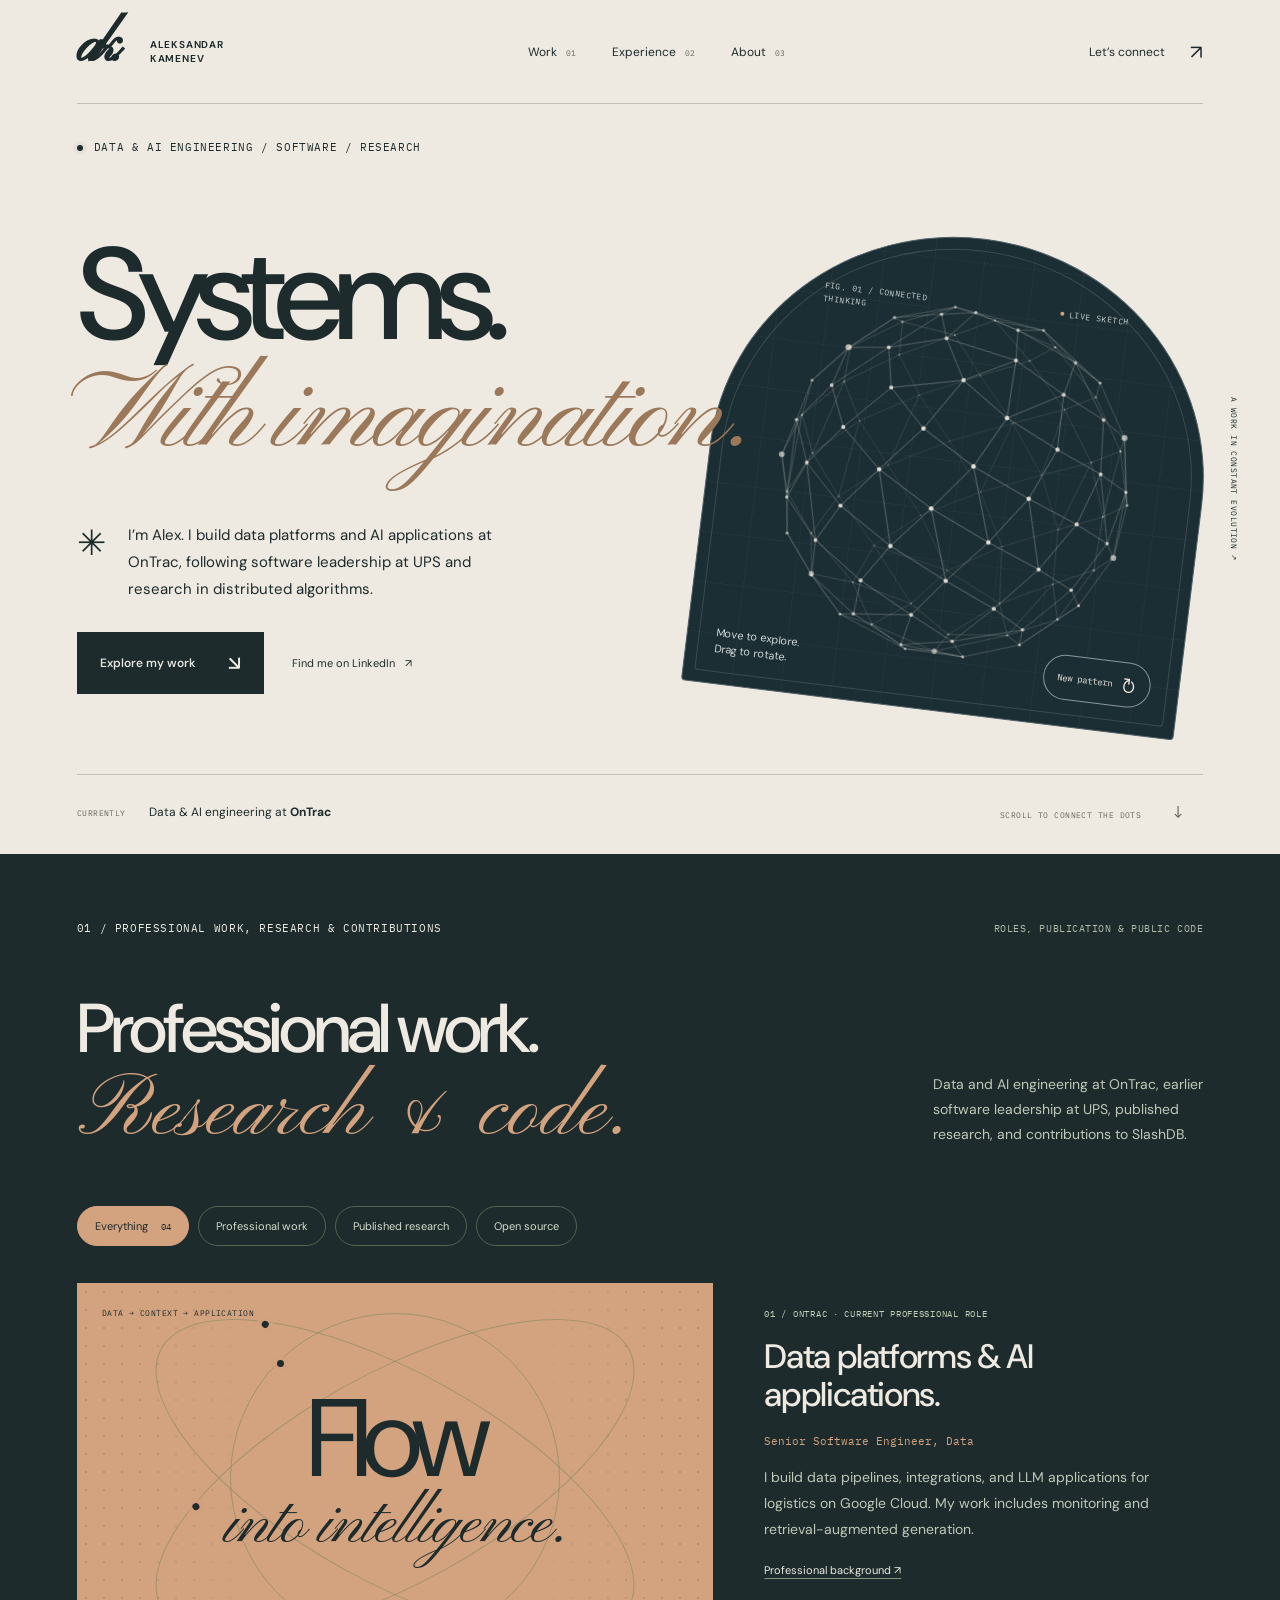
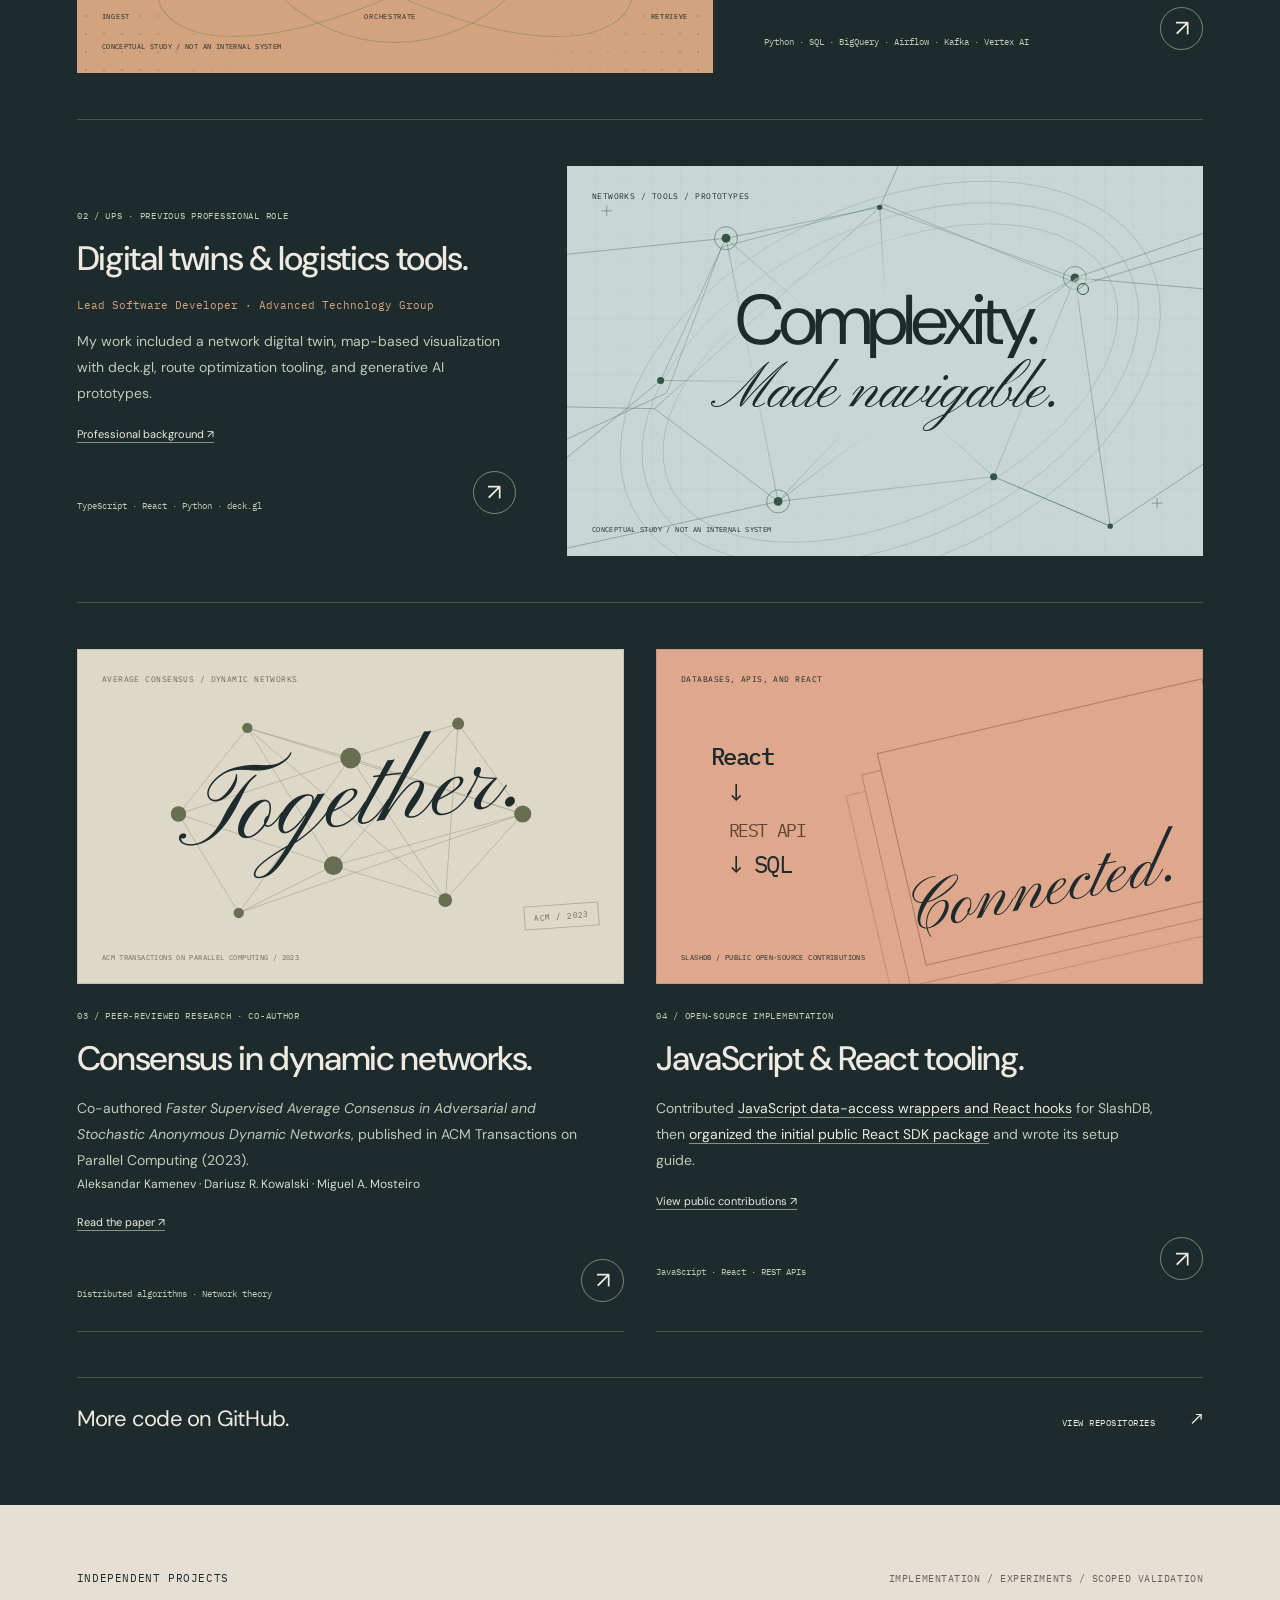
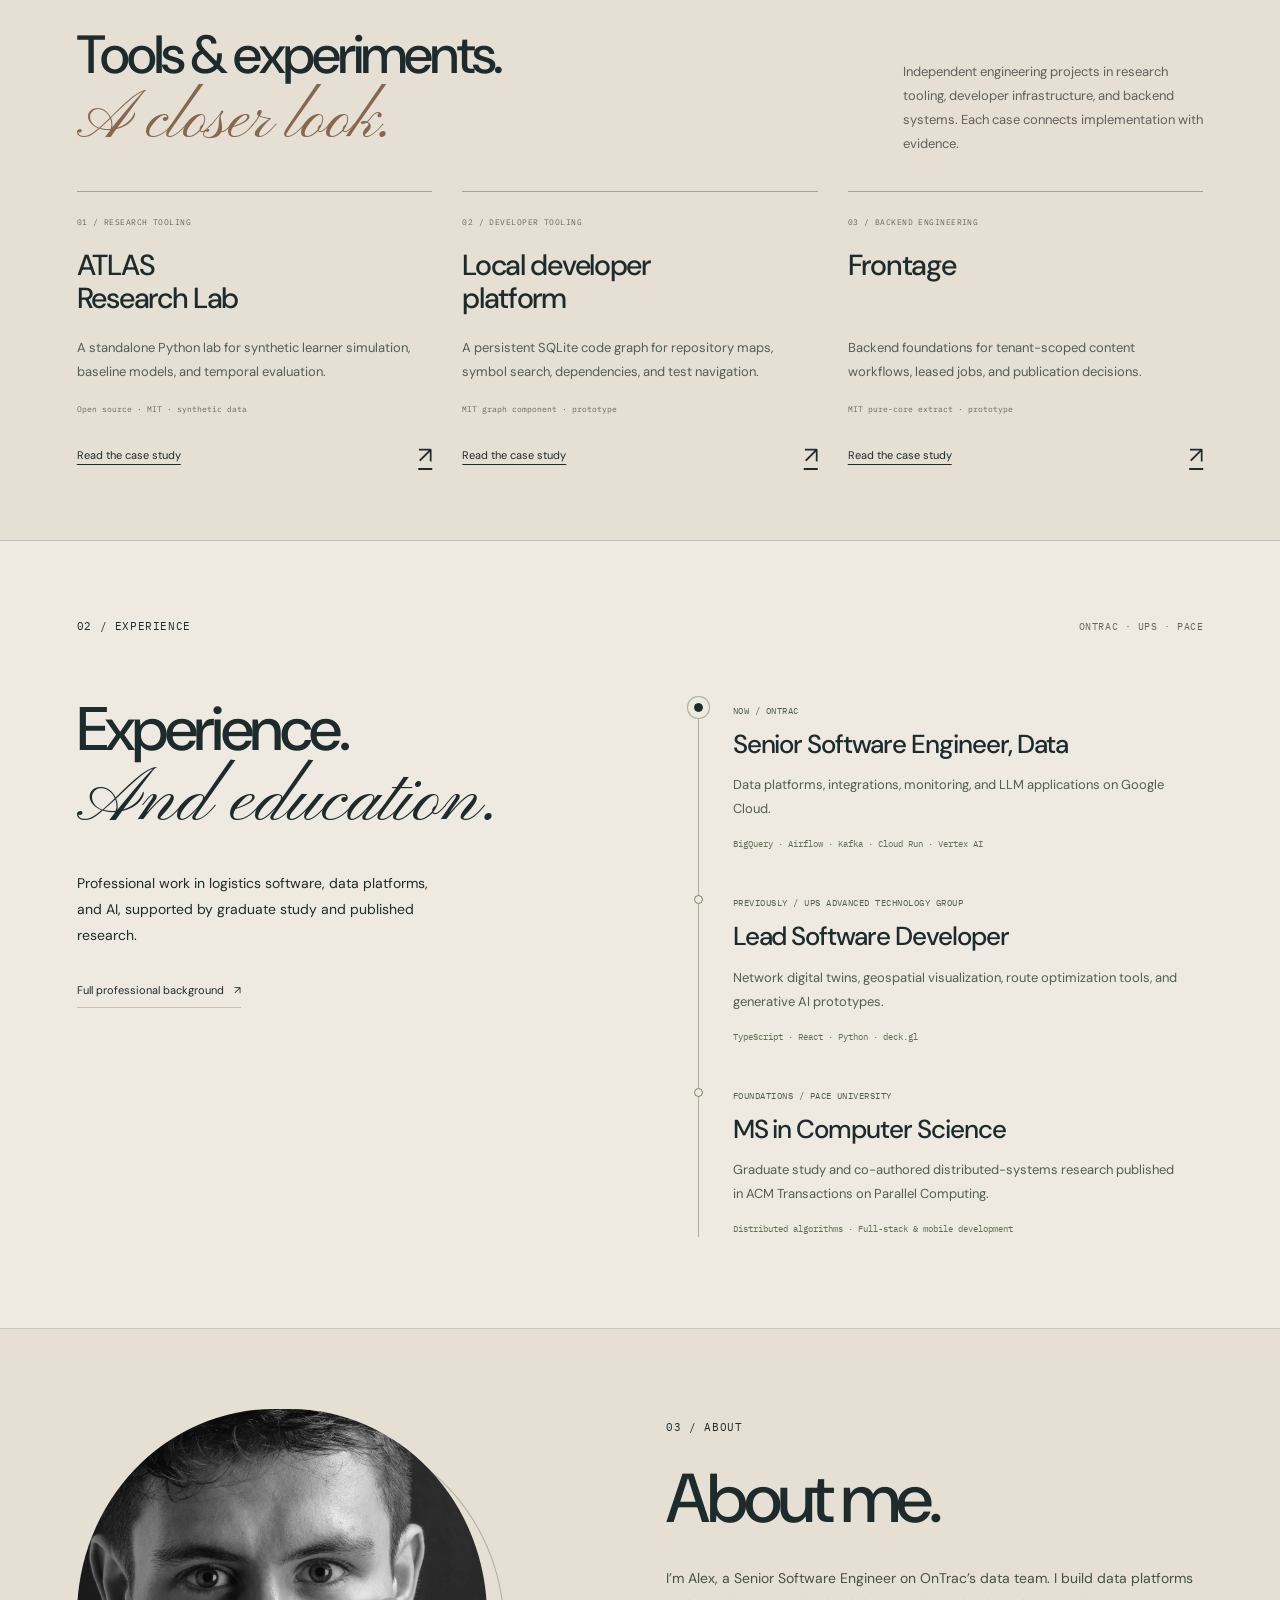
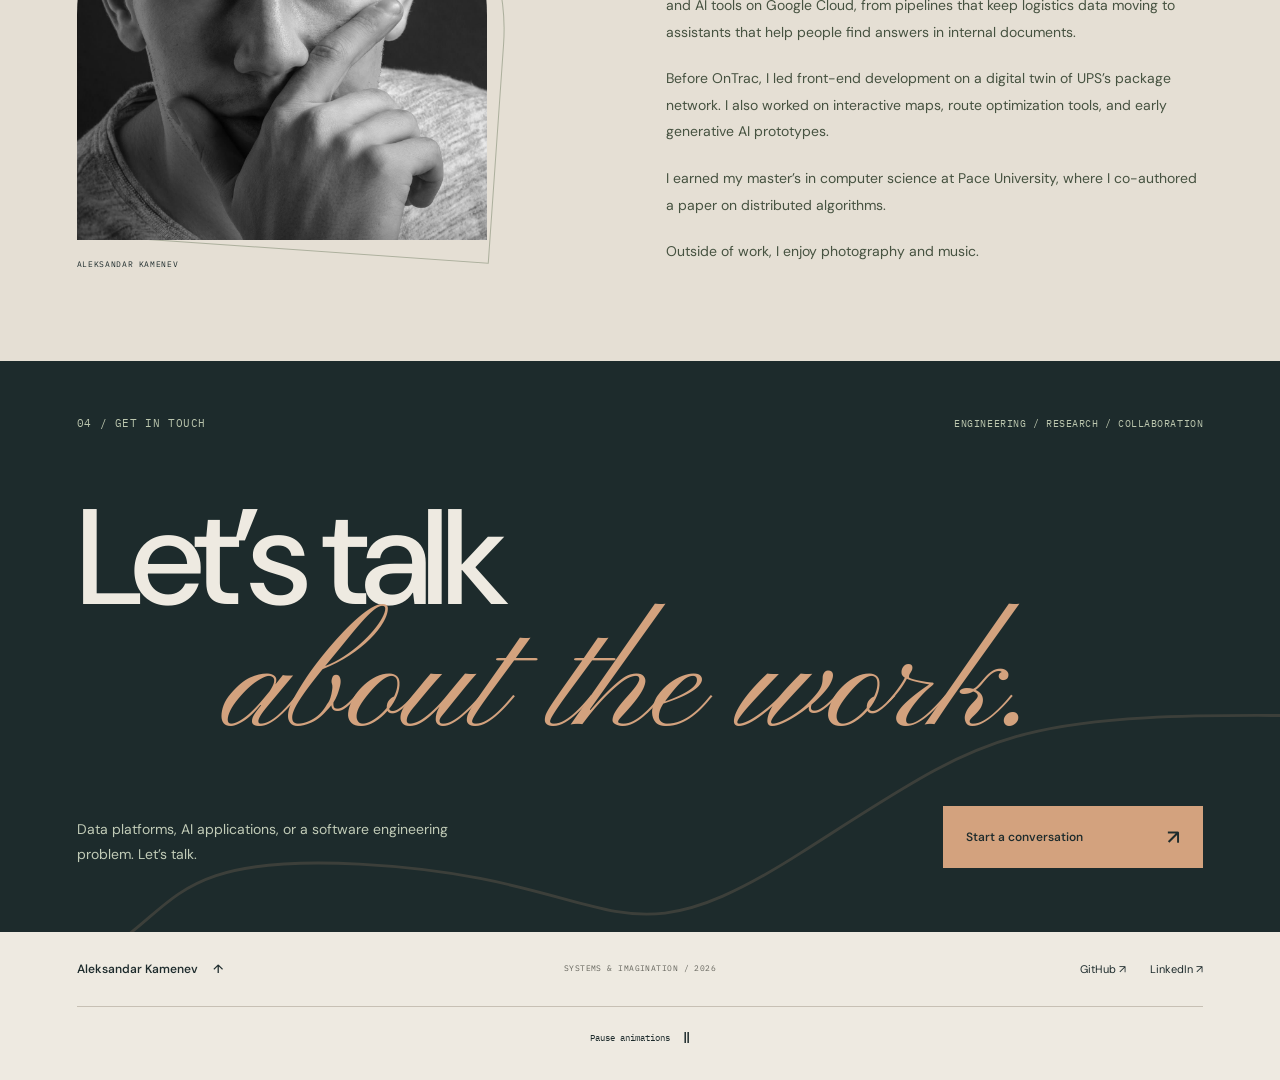
<file: index.html>
<!doctype html>
<html lang="en">
<head>
  <meta charset="utf-8">
  <meta name="viewport" content="width=device-width, initial-scale=1">
  <meta name="theme-color" content="#eeeae1">
  <title>Aleksandar Kamenev — Data &amp; AI Engineering</title>
  <meta name="description" content="Senior Software Engineer, Data at OnTrac; previously UPS Advanced Technology Group. Published distributed-systems research and open-source contributions.">
  <meta property="og:type" content="website">
  <meta property="og:title" content="Aleksandar Kamenev — Data &amp; AI Engineering">
  <meta property="og:description" content="Professional data and AI engineering, published research, and open-source contributions by Aleksandar Kamenev.">
  <meta name="twitter:card" content="summary">
  <link rel="canonical" href="https://alex-kamenev.github.io/">
  <meta property="og:url" content="https://alex-kamenev.github.io/">
  <meta property="og:image" content="https://alex-kamenev.github.io/images/Aleks.jpg">
  <meta property="og:image:alt" content="Portrait of Aleksandar Kamenev">
  <link rel="icon" type="image/svg+xml" href="assets/monogram.svg">
  <link rel="preconnect" href="https://fonts.googleapis.com">
  <link rel="preconnect" href="https://fonts.gstatic.com" crossorigin>
  <link href="https://fonts.googleapis.com/css2?family=DM+Sans:wght@400;450;500;550;600;650;700&family=IBM+Plex+Mono:wght@400;500&family=Pinyon+Script&display=swap" rel="stylesheet">
  <link rel="stylesheet" href="styles.css?v=7d5a73049010">
  <script src="script.js?v=8aee24ad86c5" defer></script>
</head>
<body>
  <a class="skip-link" href="#main">Skip to content</a>
  <div class="reading-progress" aria-hidden="true"></div>
  <header class="site-header">
    <a class="wordmark" href="#top" aria-label="Aleksandar Kamenev, home"><span class="monogram">ak.</span><span>ALEKSANDAR<br>KAMENEV</span></a>
    <nav aria-label="Main navigation">
      <a href="#work">Work <span>01</span></a>
      <a href="#trajectory">Experience <span>02</span></a>
      <a href="#about">About <span>03</span></a>
    </nav>
    <a class="header-contact" href="#contact">Let’s connect <span aria-hidden="true">↗</span></a>
  </header>

  <main id="main">
    <section class="hero section-pad" id="top" aria-labelledby="hero-title">
      <div class="eyebrow hero-eyebrow"><span class="status-dot" aria-hidden="true"></span> DATA &amp; AI ENGINEERING / SOFTWARE / RESEARCH</div>
      <div class="hero-composition">
        <div class="hero-copy">
          <h1 id="hero-title">Systems.<br><span class="script hero-script">With imagination.</span></h1>
          <div class="hero-intro">
            <span class="small-cross" aria-hidden="true">✳</span>
            <p>I’m Alex. I build data platforms and AI applications at OnTrac, following software leadership at UPS and research in distributed algorithms.</p>
          </div>
          <div class="hero-actions"><a class="button button-dark" href="#work">Explore my work <span aria-hidden="true">↘</span></a><a class="text-link" href="https://www.linkedin.com/in/aleksandar-kamenev/" target="_blank" rel="noopener noreferrer">Find me on LinkedIn <span aria-hidden="true">↗</span></a></div>
        </div>
        <figure class="network-art">
          <div class="art-topline mono"><span>FIG. 01 / CONNECTED THINKING</span><span class="live-label"><i aria-hidden="true"></i> LIVE SKETCH</span></div>
          <canvas id="network" role="img" aria-label="Interactive network sketch" aria-describedby="network-instructions" aria-keyshortcuts="ArrowLeft ArrowRight ArrowUp ArrowDown Home"></canvas>
          <svg class="network-fallback" viewBox="0 0 500 500" aria-hidden="true"><g fill="none" stroke="currentColor" stroke-width=".7"><ellipse cx="250" cy="250" rx="185" ry="190"/><ellipse cx="250" cy="250" rx="120" ry="190"/><ellipse cx="250" cy="250" rx="45" ry="190"/><ellipse cx="250" cy="250" rx="185" ry="60"/><ellipse cx="250" cy="250" rx="185" ry="135"/><path d="M65 250h370M250 60v380M90 130l320 240M90 370l320-240"/></g></svg>
          <div class="art-caption"><p class="network-hint" aria-hidden="true"><span class="hint-pointer">Move to explore.<br>Drag to rotate.</span><span class="hint-touch">Swipe sideways<br>to rotate.</span><span class="hint-keys">Arrow keys rotate.<br>Home resets.</span><span class="hint-paused">Drag to rotate.<br>Motion is paused.</span></p><button class="rewire" type="button" aria-label="Create a new network pattern" hidden>New pattern <span aria-hidden="true">↻</span></button></div>
          <figcaption id="network-instructions" class="sr-only">Move your pointer to turn the network and draw nearby nodes toward it. Drag for a full rotation, or swipe sideways on touch screens. With the sketch focused, use arrow keys to rotate and Home to reset the view. New pattern changes the connections. Pausing animations stops automatic motion and hover effects; dragging and keyboard controls still update the still image.</figcaption>
        </figure>
        <span class="hero-side-note mono" aria-hidden="true">A WORK IN CONSTANT EVOLUTION ↗</span>
      </div>
      <div class="hero-baseline"><p><span class="mono">CURRENTLY</span> Data & AI engineering at <strong>OnTrac</strong></p><a href="#work" class="scroll-note mono">SCROLL TO CONNECT THE DOTS <span aria-hidden="true">↓</span></a></div>
    </section>

    <section class="work section-pad" id="work" aria-labelledby="work-title">
      <div class="section-heading"><span class="eyebrow">01 / PROFESSIONAL WORK, RESEARCH &amp; CONTRIBUTIONS</span><span class="mono muted">ROLES, PUBLICATION &amp; PUBLIC CODE</span></div>
      <div class="work-title-row"><h2 id="work-title">Professional work.<br><span class="script">Research &amp; code.</span></h2><p>Data and AI engineering at OnTrac, earlier software leadership at UPS, published research, and contributions to SlashDB.</p></div>
      <div class="filters" role="group" aria-label="Filter selected work" hidden><button type="button" class="active" aria-pressed="true" data-filter="all">Everything <span>04</span></button><button type="button" aria-pressed="false" data-filter="professional">Professional work</button><button type="button" aria-pressed="false" data-filter="research">Published research</button><button type="button" aria-pressed="false" data-filter="open-source">Open source</button></div>
      <p id="filter-status" class="sr-only" role="status" aria-live="polite"></p>

      <div class="projects">
        <article class="project project-wide" data-category="professional" id="data-ai">
          <div class="project-visual data-visual" aria-hidden="true">
            <div class="data-orbit orbit-one"></div><div class="data-orbit orbit-two"></div><div class="data-orbit orbit-three"></div>
            <span class="diagram-label mono">DATA → CONTEXT → APPLICATION</span>
            <div class="data-core">Flow<span class="script">into intelligence.</span></div>
            <div class="data-nodes mono"><span>INGEST</span><span>ORCHESTRATE</span><span>RETRIEVE</span></div>
            <span class="visual-footnote mono">CONCEPTUAL STUDY / NOT AN INTERNAL SYSTEM</span>
          </div>
          <div class="project-info"><div><span class="project-number mono">01 / ONTRAC · CURRENT PROFESSIONAL ROLE</span><h3>Data platforms &amp; AI applications.</h3><p class="project-role">Senior Software Engineer, Data</p><p>I build data pipelines, integrations, and LLM applications for logistics on Google Cloud. My work includes monitoring and retrieval-augmented generation.</p><p class="project-evidence"><a class="evidence-link" href="https://www.linkedin.com/in/aleksandar-kamenev/" target="_blank" rel="noopener noreferrer">Professional background ↗</a></p></div><div class="project-bottom"><span class="tags">Python · SQL · BigQuery · Airflow · Kafka · Vertex AI</span><a href="#trajectory" class="round-link" aria-label="Read about my OnTrac role"><span aria-hidden="true">↗</span></a></div></div>
        </article>

        <article class="project project-wide" data-category="professional" id="ups">
          <div class="project-visual ups-visual" aria-hidden="true">
            <span class="diagram-label mono">NETWORKS / TOOLS / PROTOTYPES</span>
            <div class="ups-core">Complexity.<span class="script">Made navigable.</span></div>
            <span class="visual-footnote mono">CONCEPTUAL STUDY / NOT AN INTERNAL SYSTEM</span>
          </div>
          <div class="project-info"><div><span class="project-number mono">02 / UPS · PREVIOUS PROFESSIONAL ROLE</span><h3>Digital twins &amp; logistics tools.</h3><p class="project-role">Lead Software Developer · Advanced Technology Group</p><p>My work included a network digital twin, map-based visualization with deck.gl, route optimization tooling, and generative AI prototypes.</p><p class="project-evidence"><a class="evidence-link" href="https://www.linkedin.com/in/aleksandar-kamenev/" target="_blank" rel="noopener noreferrer">Professional background ↗</a></p></div><div class="project-bottom"><span class="tags">TypeScript · React · Python · deck.gl</span><a href="#trajectory" class="round-link" aria-label="Read about my previous UPS role"><span aria-hidden="true">↗</span></a></div></div>
        </article>

        <article class="project" data-category="research" id="consensus">
          <a class="project-visual research-visual" href="https://doi.org/10.1145/3593426" target="_blank" rel="noopener noreferrer" aria-label="Read the published average consensus research"><span class="diagram-label mono">AVERAGE CONSENSUS / DYNAMIC NETWORKS</span><svg viewBox="0 0 560 330" aria-hidden="true"><g class="consensus-lines" fill="none" stroke="currentColor"><path d="M80 165 160 65 280 100 405 60 480 165 390 265 260 225 150 280 80 165 280 100 390 265 405 60 260 225 160 65 480 165 150 280"/><path d="m80 165 180 60 220-60M160 65l230 200M150 280l130-180 200 65"/></g><g class="consensus-nodes" fill="currentColor"><circle cx="80" cy="165" r="9"/><circle cx="160" cy="65" r="6"/><circle cx="280" cy="100" r="12"/><circle cx="405" cy="60" r="7"/><circle cx="480" cy="165" r="10"/><circle cx="390" cy="265" r="8"/><circle cx="260" cy="225" r="11"/><circle cx="150" cy="280" r="6"/></g></svg><span class="research-word script" aria-hidden="true">Together.</span><span class="visual-footnote mono">ACM TRANSACTIONS ON PARALLEL COMPUTING / 2023</span></a>
          <div class="project-info"><div><span class="project-number mono">03 / PEER-REVIEWED RESEARCH · CO-AUTHOR</span><h3>Consensus in dynamic networks.</h3><p>Co-authored <em>Faster Supervised Average Consensus in Adversarial and Stochastic Anonymous Dynamic Networks</em>, published in ACM Transactions on Parallel Computing (2023).</p><p class="project-authors">Aleksandar Kamenev · Dariusz R. Kowalski · Miguel A. Mosteiro</p><p class="project-evidence"><a class="evidence-link" href="https://doi.org/10.1145/3593426" target="_blank" rel="noopener noreferrer">Read the paper ↗</a></p></div><div class="project-bottom"><span class="tags">Distributed algorithms · Network theory</span><a href="https://doi.org/10.1145/3593426" target="_blank" rel="noopener noreferrer" class="round-link" aria-label="Read Faster Supervised Average Consensus, published in 2023">↗</a></div></div>
        </article>

        <article class="project" data-category="open-source" id="slashdb">
          <a class="project-visual hook-visual" href="https://github.com/SlashDB/react-slashdb" target="_blank" rel="noopener noreferrer" aria-label="View SlashDB’s React SDK on GitHub"><span class="diagram-label mono">DATABASES, APIS, AND REACT</span><div class="hook-code" aria-hidden="true"><strong>React</strong><br><span class="code-indent">↓</span><br><span class="code-indent code-detail">REST API</span><br><span class="code-indent">↓ SQL</span></div><span class="hook-script script" aria-hidden="true">Connected.</span><span class="visual-footnote mono">SLASHDB / PUBLIC OPEN-SOURCE CONTRIBUTIONS</span></a>
          <div class="project-info"><div><span class="project-number mono">04 / OPEN-SOURCE IMPLEMENTATION</span><h3>JavaScript &amp; React tooling.</h3><p>Contributed <a href="https://github.com/SlashDB/Slashbd_React_Projects/pull/1" target="_blank" rel="noopener noreferrer">JavaScript data-access wrappers and React hooks</a> for SlashDB, then <a href="https://github.com/SlashDB/react-slashdb/commit/46d972443224832517be9b788fba9d123391c62f" target="_blank" rel="noopener noreferrer">organized the initial public React SDK package</a> and wrote its setup guide.</p><p class="project-evidence"><a class="evidence-link" href="https://github.com/SlashDB/react-slashdb/commits?author=Alex-Kamenev" target="_blank" rel="noopener noreferrer">View public contributions ↗</a></p></div><div class="project-bottom"><span class="tags">JavaScript · React · REST APIs</span><a href="https://github.com/SlashDB/react-slashdb/commits?author=Alex-Kamenev" target="_blank" rel="noopener noreferrer" class="round-link" aria-label="View my public contributions to SlashDB’s React SDK">↗</a></div></div>
        </article>
      </div>
      <a class="all-repos" href="https://github.com/Alex-Kamenev?tab=repositories" target="_blank" rel="noopener noreferrer"><span>More code on GitHub.</span><span class="mono">VIEW REPOSITORIES <span aria-hidden="true">↗</span></span></a>
    </section>

    <section class="independent section-pad" id="independent-projects" aria-labelledby="independent-title">
      <div class="section-heading"><span class="eyebrow">INDEPENDENT PROJECTS</span><span class="mono muted">IMPLEMENTATION / EXPERIMENTS / SCOPED VALIDATION</span></div>
      <div class="independent-heading"><h2 id="independent-title">Tools &amp; experiments.<span class="script">A closer look.</span></h2><p>Independent engineering projects in research tooling, developer infrastructure, and backend systems. Each case connects implementation with evidence.</p></div>
      <div class="independent-cards">
        <article class="independent-card"><span class="independent-kicker mono">01 / RESEARCH TOOLING</span><h3>ATLAS <br>Research Lab</h3><p>A standalone Python lab for synthetic learner simulation, baseline models, and temporal evaluation.</p><span class="independent-meta">Open source · MIT · synthetic data</span><a href="/work/atlas/">Read the case study <span aria-hidden="true">↗</span><span class="sr-only">: ATLAS Research Lab</span></a></article>
        <article class="independent-card"><span class="independent-kicker mono">02 / DEVELOPER TOOLING</span><h3>Local developer <br>platform</h3><p>A persistent SQLite code graph for repository maps, symbol search, dependencies, and test navigation.</p><span class="independent-meta">MIT graph component · prototype</span><a href="/work/local-developer-platform/">Read the case study <span aria-hidden="true">↗</span><span class="sr-only">: Local Developer Platform</span></a></article>
        <article class="independent-card"><span class="independent-kicker mono">03 / BACKEND ENGINEERING</span><h3>Frontage</h3><p>Backend foundations for tenant-scoped content workflows, leased jobs, and publication decisions.</p><span class="independent-meta">MIT pure-core extract · prototype</span><a href="/work/frontage/">Read the case study <span aria-hidden="true">↗</span><span class="sr-only">: Frontage</span></a></article>
      </div>
    </section>
    <section class="trajectory section-pad" id="trajectory" aria-labelledby="trajectory-title">
      <div class="section-heading"><span class="eyebrow">02 / EXPERIENCE</span><span class="mono muted">ONTRAC · UPS · PACE</span></div>
      <div class="trajectory-layout"><div class="trajectory-intro"><h2 id="trajectory-title">Experience.<br><span class="script">And education.</span></h2><p>Professional work in logistics software, data platforms, and AI, supported by graduate study and published research.</p><a class="text-link" href="https://www.linkedin.com/in/aleksandar-kamenev/" target="_blank" rel="noopener noreferrer">Full professional background <span aria-hidden="true">↗</span></a></div>
      <div class="experience-list">
        <article class="experience"><div class="experience-marker" aria-hidden="true"></div><span class="mono">NOW / ONTRAC</span><h3>Senior Software Engineer, Data</h3><p>Data platforms, integrations, monitoring, and LLM applications on Google Cloud.</p><p class="experience-tools">BigQuery · Airflow · Kafka · Cloud Run · Vertex AI</p></article>
        <article class="experience"><div class="experience-marker" aria-hidden="true"></div><span class="mono">PREVIOUSLY / UPS ADVANCED TECHNOLOGY GROUP</span><h3>Lead Software Developer</h3><p>Network digital twins, geospatial visualization, route optimization tools, and generative AI prototypes.</p><p class="experience-tools">TypeScript · React · Python · deck.gl</p></article>
        <article class="experience"><div class="experience-marker" aria-hidden="true"></div><span class="mono">FOUNDATIONS / PACE UNIVERSITY</span><h3>MS in Computer Science</h3><p>Graduate study and co-authored distributed-systems research published in ACM Transactions on Parallel Computing.</p><p class="experience-tools">Distributed algorithms · Full-stack & mobile development</p></article>
      </div></div>
    </section>

    <section class="about section-pad" id="about" aria-labelledby="about-title">
      <div class="about-photo"><img src="images/Aleks.jpg" alt="Portrait of Aleksandar Kamenev" width="1356" height="1356" loading="lazy"><span class="photo-caption mono">ALEKSANDAR KAMENEV</span></div>
      <div class="about-copy"><span class="eyebrow">03 / ABOUT</span><h2 id="about-title">About me.</h2><p>I’m Alex, a Senior Software Engineer on OnTrac’s data team. I build data platforms and AI tools on Google Cloud, from pipelines that keep logistics data moving to assistants that help people find answers in internal documents.</p><p>Before OnTrac, I led front-end development on a digital twin of UPS’s package network. I also worked on interactive maps, route optimization tools, and early generative AI prototypes.</p><p>I earned my master’s in computer science at Pace University, where I co-authored a paper on distributed algorithms.</p><p>Outside of work, I enjoy photography and music.</p></div>
    </section>

    <section class="contact section-pad" id="contact" aria-labelledby="contact-title">
      <div class="section-heading"><span class="eyebrow">04 / GET IN TOUCH</span><span class="mono">ENGINEERING / RESEARCH / COLLABORATION</span></div>
      <h2 id="contact-title">Let’s talk<br><span class="script">about the work.</span></h2><div class="contact-bottom"><p>Data platforms, AI applications, or a software engineering problem. Let’s talk.</p><a class="button button-light" href="https://www.linkedin.com/in/aleksandar-kamenev/" target="_blank" rel="noopener noreferrer">Start a conversation <span aria-hidden="true">↗</span></a></div>
      <svg class="contact-line" viewBox="0 0 1000 120" fill="none" aria-hidden="true"><path d="M0 98C191 98 116 8 301 44s164 103 311 36S768 0 1000 36" stroke="currentColor" stroke-width="2"/></svg>
    </section>
  </main>
  <footer class="site-footer"><a class="footer-name" href="#top">Aleksandar Kamenev <span aria-hidden="true">↑</span></a><p class="mono">SYSTEMS & IMAGINATION / <span id="year">2026</span></p><div class="footer-links"><a href="https://github.com/Alex-Kamenev" target="_blank" rel="noopener noreferrer">GitHub ↗</a><a href="https://www.linkedin.com/in/aleksandar-kamenev/" target="_blank" rel="noopener noreferrer">LinkedIn ↗</a></div><div class="site-controls" hidden><button id="motion-toggle" type="button" aria-pressed="false">Pause animations <span aria-hidden="true">Ⅱ</span></button></div></footer>
</body>
</html>
</file>
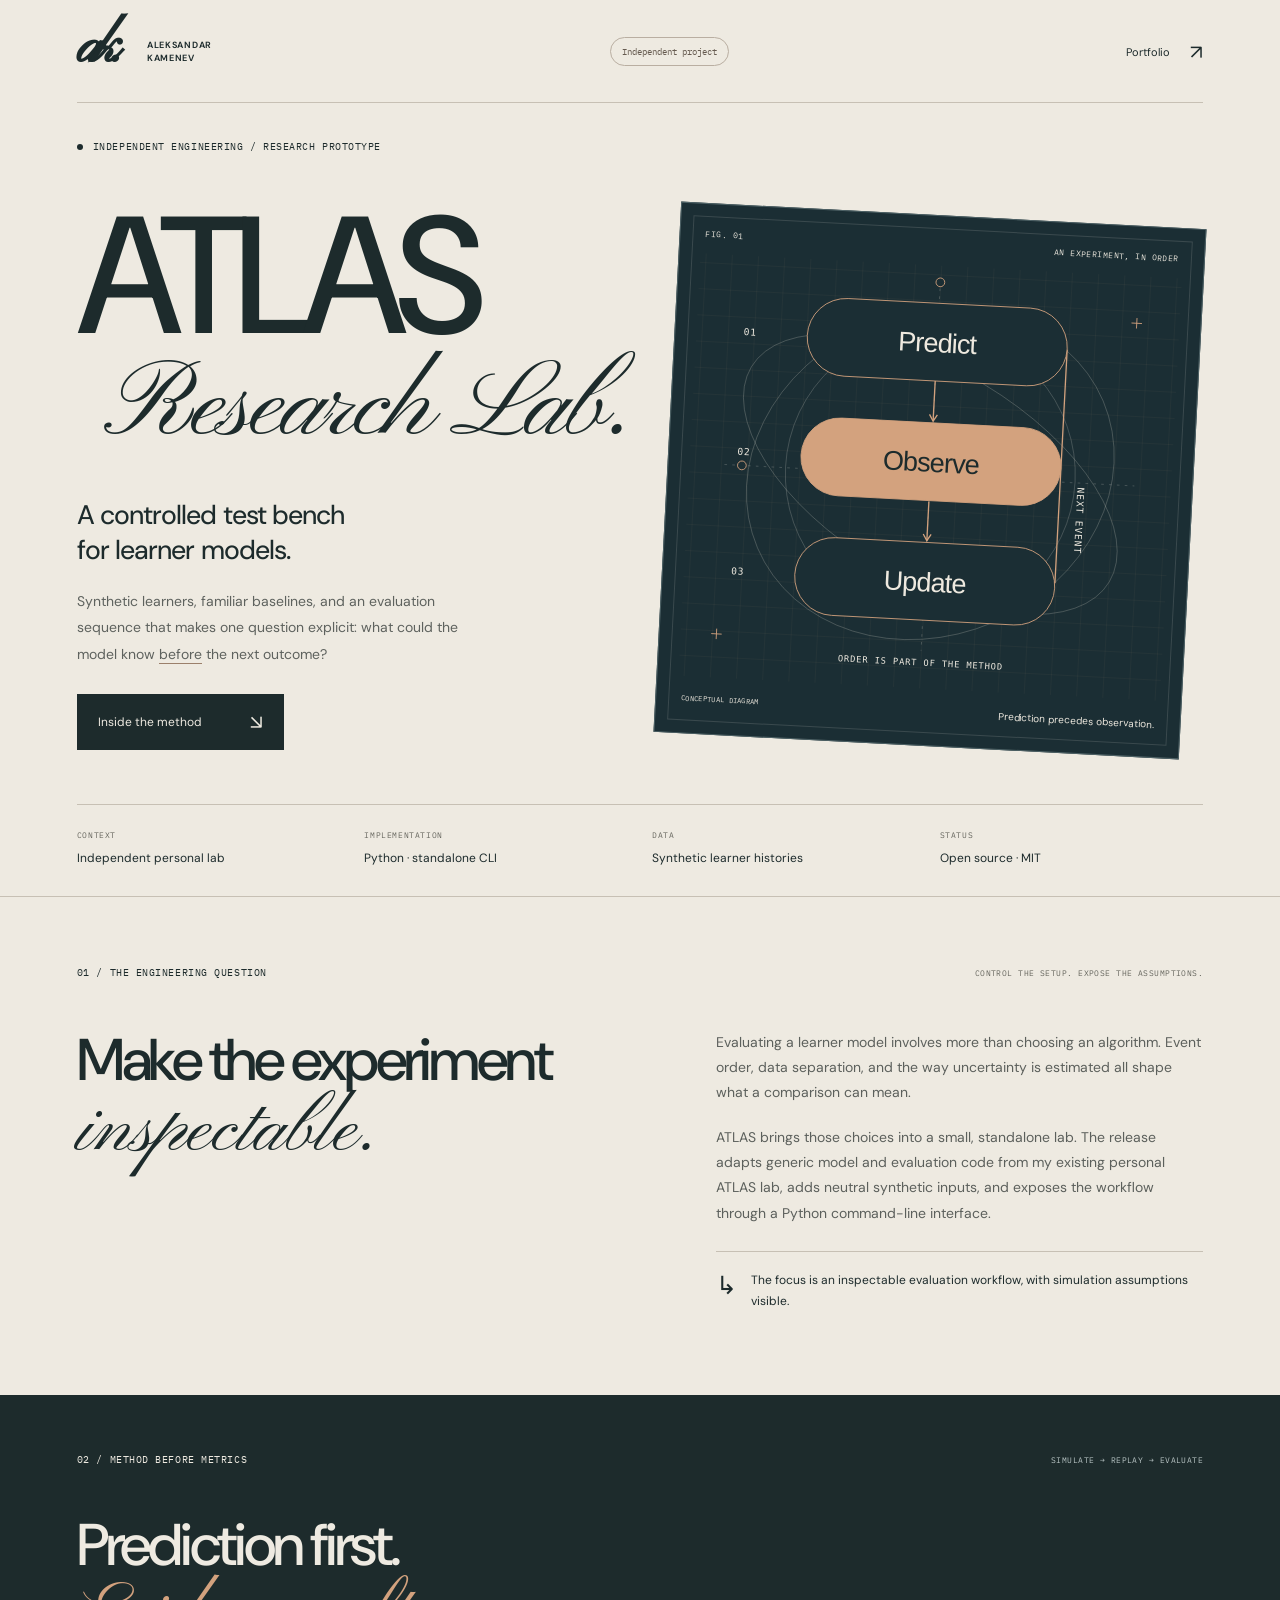
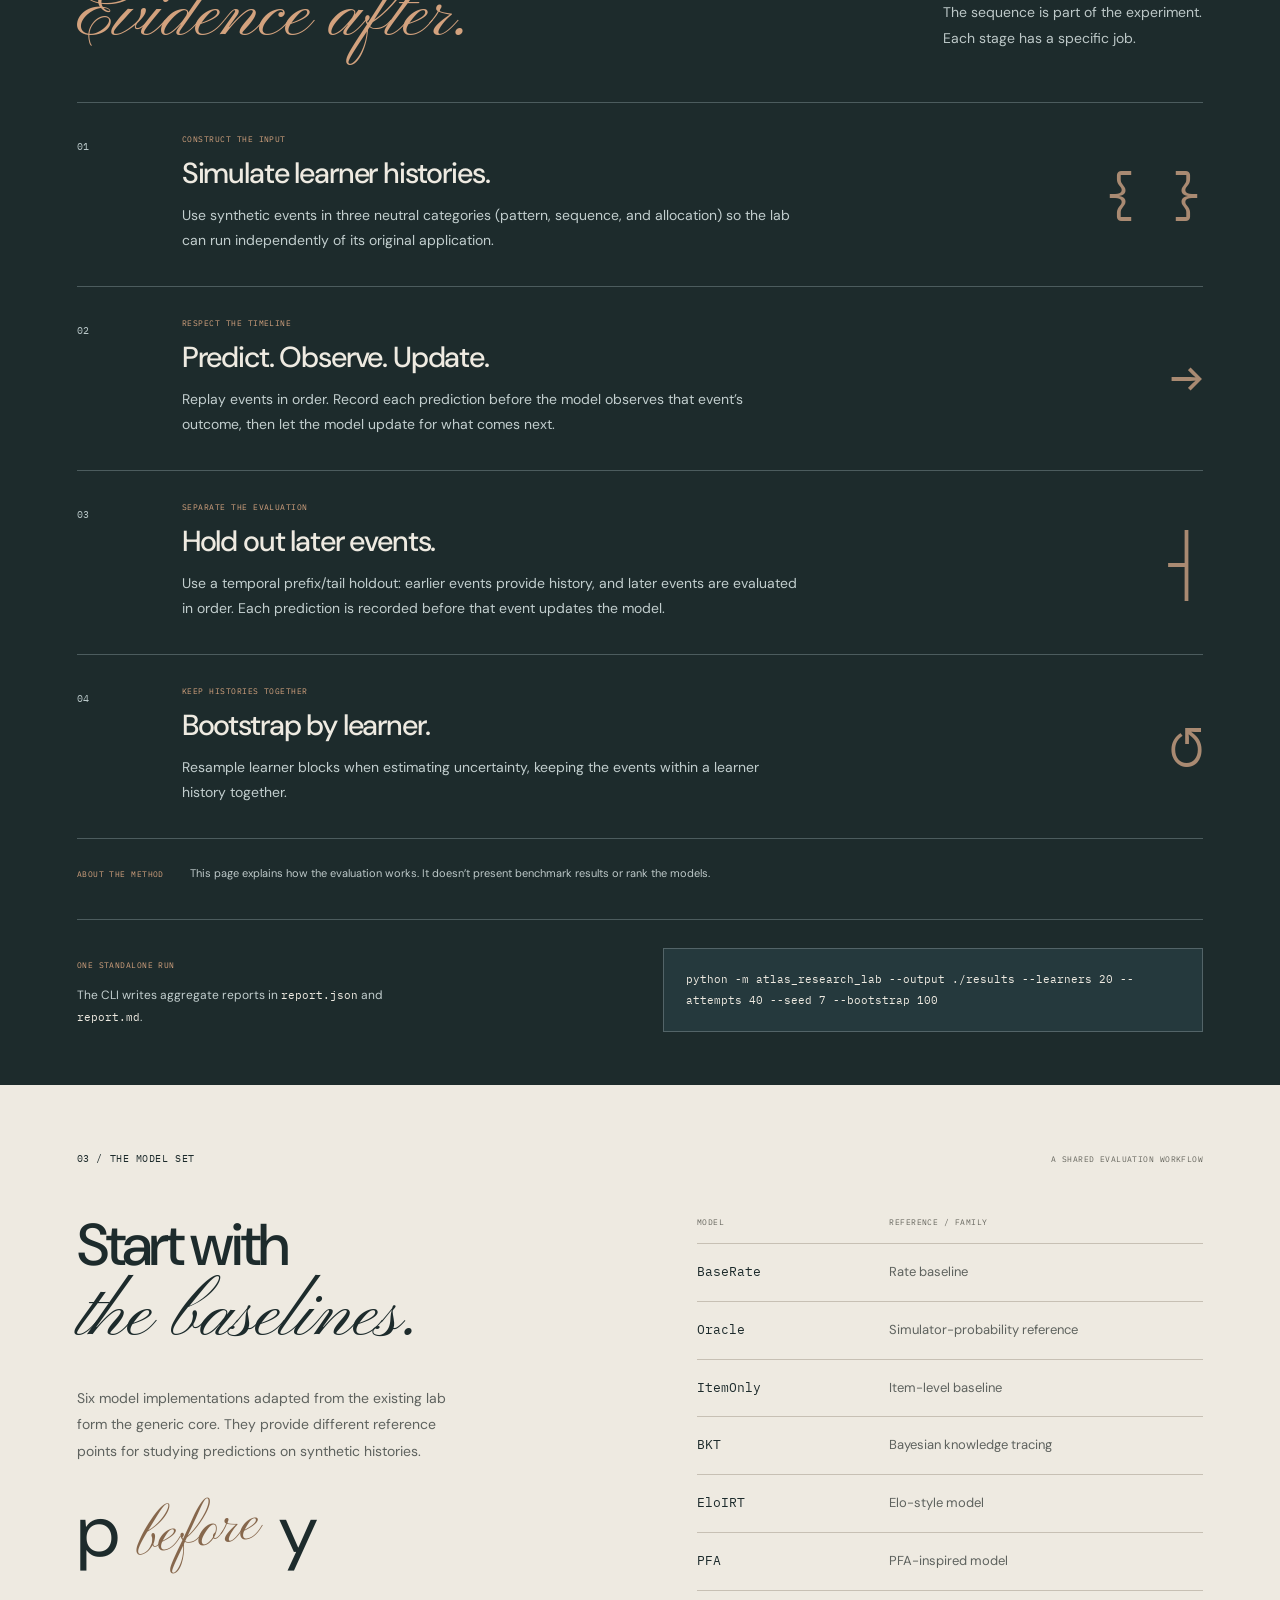
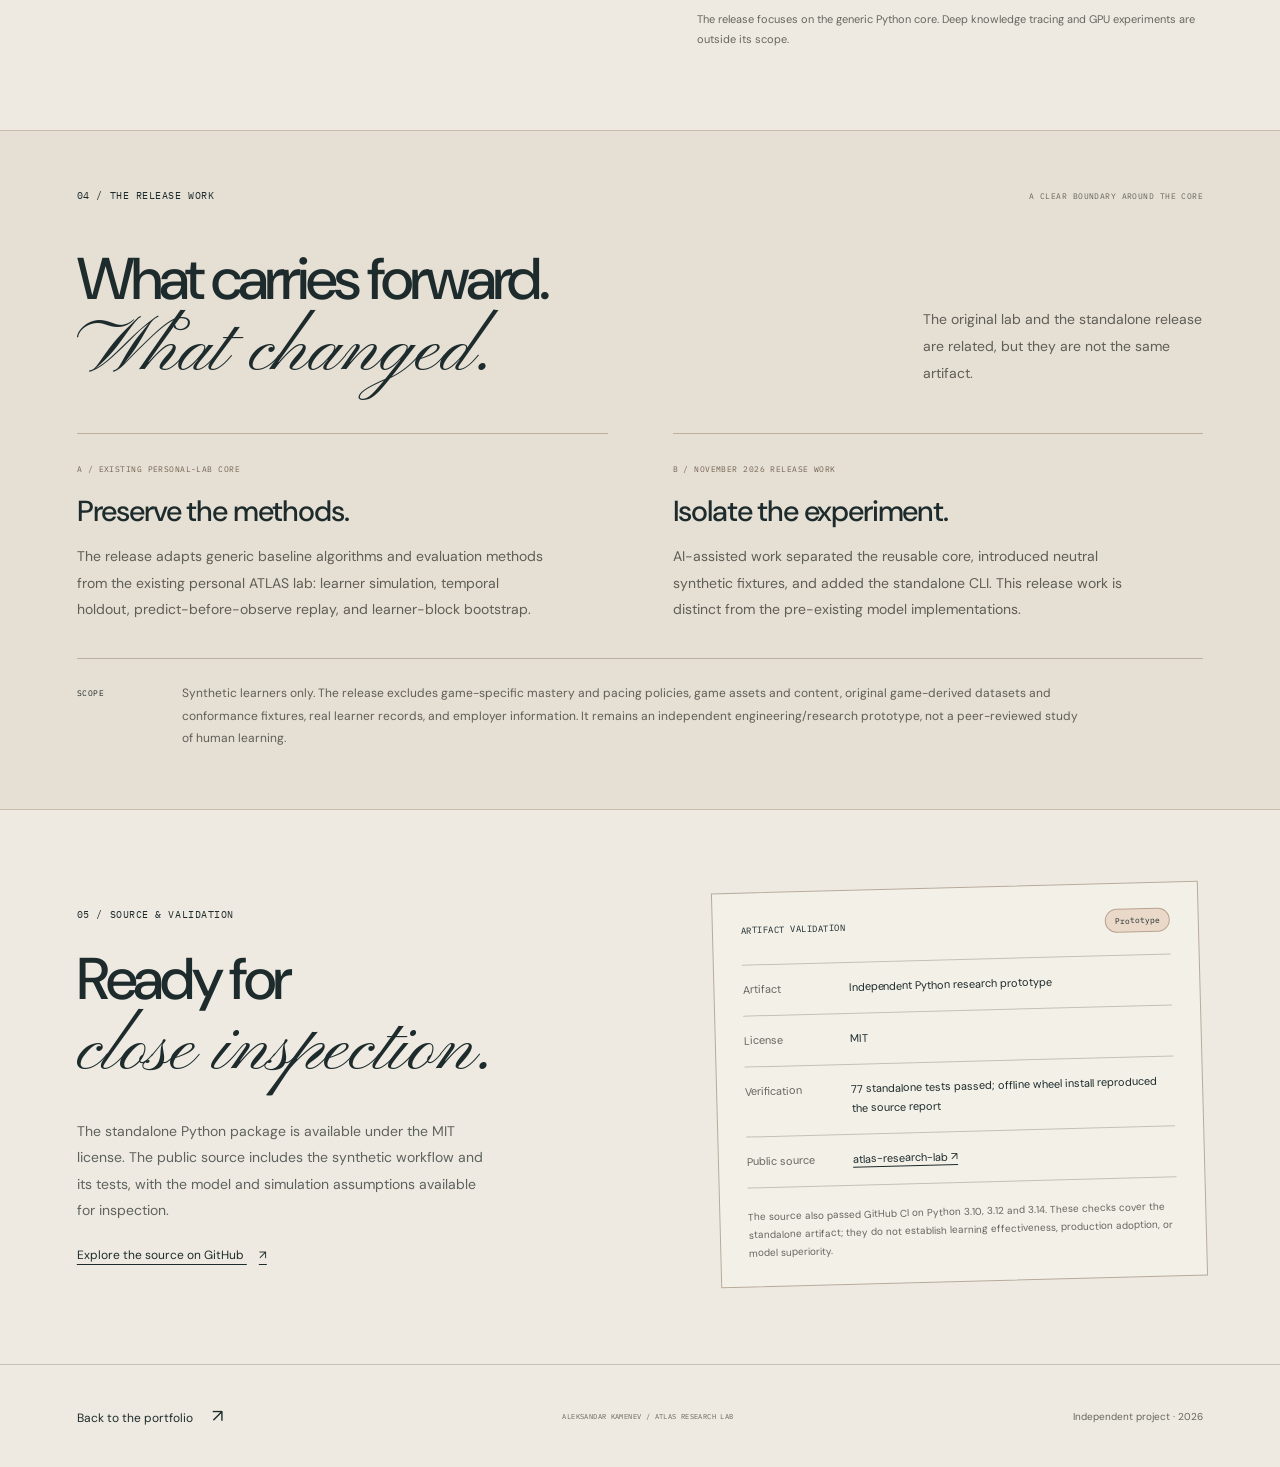
<file: work/atlas/index.html>
<!doctype html>
<html lang="en">
<head>
  <meta charset="utf-8">
  <meta name="viewport" content="width=device-width, initial-scale=1">
  <meta name="theme-color" content="#eeeae1">

  <meta name="description" content="ATLAS Research Lab: an independent Python prototype for studying learner models with synthetic simulation, temporal evaluation, and inspectable methodology.">
  <title>ATLAS Research Lab — Aleksandar Kamenev</title>
  <link rel="preconnect" href="https://fonts.googleapis.com">
  <link rel="preconnect" href="https://fonts.gstatic.com" crossorigin>
  <link href="https://fonts.googleapis.com/css2?family=DM+Sans:wght@400;450;500;550;600;650;700&family=IBM+Plex+Mono:wght@400;500&family=Pinyon+Script&display=swap" rel="stylesheet">
  <link rel="stylesheet" href="../case-studies.css?v=5239a8509a6a">
  <link rel="canonical" href="https://alex-kamenev.github.io/work/atlas/">
</head>
<body>
  <a class="skip-link" href="#main">Skip to content</a>
  <header class="masthead wrap">
    <a class="identity" href="/" aria-label="Aleksandar Kamenev, portfolio"><span class="monogram" aria-hidden="true">ak.</span><span>ALEKSANDAR<br>KAMENEV</span></a>
    <span class="case-kind">Independent project</span>
    <a class="back-link" href="/">Portfolio <span aria-hidden="true">↗</span></a>
  </header>

  <main id="main">
    <section class="hero wrap" aria-labelledby="project-title">
      <p class="eyebrow"><span class="dot" aria-hidden="true"></span> INDEPENDENT ENGINEERING / RESEARCH PROTOTYPE</p>
      <div class="hero-layout">
        <div class="hero-copy">
          <h1 id="project-title">ATLAS<span class="script">Research Lab.</span></h1>
          <p class="hero-deck">A controlled test bench<br>for learner models.</p>
          <p class="hero-description">Synthetic learners, familiar baselines, and an evaluation sequence that makes one question explicit: what could the model know <em>before</em> the next outcome?</p>
          <a class="button" href="#method">Inside the method <span aria-hidden="true">↘</span></a>
        </div>
        <figure class="hero-figure">
          <div class="figure-heading"><span>FIG. 01</span><span>AN EXPERIMENT, IN ORDER</span></div>
          <img src="../assets/method-cycle.svg" width="600" height="540" alt="Conceptual event sequence: predict an outcome, observe it, update the model, then repeat for the next event.">
          <figcaption><span>CONCEPTUAL DIAGRAM</span><span>Prediction precedes observation.</span></figcaption>
        </figure>
      </div>
      <dl class="project-facts">
        <div><dt>CONTEXT</dt><dd>Independent personal lab</dd></div>
        <div><dt>IMPLEMENTATION</dt><dd>Python · standalone CLI</dd></div>
        <div><dt>DATA</dt><dd>Synthetic learner histories</dd></div>
        <div><dt>STATUS</dt><dd>Open source · MIT</dd></div>
      </dl>
    </section>

    <section class="brief wrap" aria-labelledby="brief-title">
      <div class="section-marker"><span class="eyebrow">01 / THE ENGINEERING QUESTION</span><span class="mono">CONTROL THE SETUP. EXPOSE THE ASSUMPTIONS.</span></div>
      <div class="brief-layout">
        <h2 id="brief-title">Make the experiment<span class="script">inspectable.</span></h2>
        <div class="body-copy"><p>Evaluating a learner model involves more than choosing an algorithm. Event order, data separation, and the way uncertainty is estimated all shape what a comparison can mean.</p><p>ATLAS brings those choices into a small, standalone lab. The release adapts generic model and evaluation code from my existing personal ATLAS lab, adds neutral synthetic inputs, and exposes the workflow through a Python command-line interface.</p><p class="purpose-note"><span aria-hidden="true">↳</span> The focus is an inspectable evaluation workflow, with simulation assumptions visible.</p></div>
      </div>
    </section>

    <section class="method wrap" id="method" aria-labelledby="method-title">
      <div class="section-marker"><span class="eyebrow">02 / METHOD BEFORE METRICS</span><span class="mono">SIMULATE → REPLAY → EVALUATE</span></div>
      <div class="method-heading"><h2 id="method-title">Prediction first.<span class="script">Evidence after.</span></h2><p>The sequence is part of the experiment. Each stage has a specific job.</p></div>
      <ol class="method-list">
        <li><span class="step-number" aria-hidden="true">01</span><div><p class="step-kicker">CONSTRUCT THE INPUT</p><h3>Simulate learner histories.</h3><p>Use synthetic events in three neutral categories (pattern, sequence, and allocation) so the lab can run independently of its original application.</p></div><span class="step-sign" aria-hidden="true">{ }</span></li>
        <li><span class="step-number" aria-hidden="true">02</span><div><p class="step-kicker">RESPECT THE TIMELINE</p><h3>Predict. Observe. Update.</h3><p>Replay events in order. Record each prediction before the model observes that event’s outcome, then let the model update for what comes next.</p></div><span class="step-sign" aria-hidden="true">→</span></li>
        <li><span class="step-number" aria-hidden="true">03</span><div><p class="step-kicker">SEPARATE THE EVALUATION</p><h3>Hold out later events.</h3><p>Use a temporal prefix/tail holdout: earlier events provide history, and later events are evaluated in order. Each prediction is recorded before that event updates the model.</p></div><span class="step-sign" aria-hidden="true">┤</span></li>
        <li><span class="step-number" aria-hidden="true">04</span><div><p class="step-kicker">KEEP HISTORIES TOGETHER</p><h3>Bootstrap by learner.</h3><p>Resample learner blocks when estimating uncertainty, keeping the events within a learner history together.</p></div><span class="step-sign" aria-hidden="true">↺</span></li>
      </ol>
      <p class="method-footnote"><span class="mono">ABOUT THE METHOD</span> This page explains how the evaluation works. It doesn’t present benchmark results or rank the models.</p>
      <div class="execution-note"><div><span class="mono">ONE STANDALONE RUN</span><p>The CLI writes aggregate reports in <code>report.json</code> and <code>report.md</code>.</p></div><pre aria-label="Example ATLAS command"><code>python -m atlas_research_lab --output ./results --learners 20 --attempts 40 --seed 7 --bootstrap 100</code></pre></div>
    </section>

    <section class="models wrap" aria-labelledby="models-title">
      <div class="section-marker"><span class="eyebrow">03 / THE MODEL SET</span><span class="mono">A SHARED EVALUATION WORKFLOW</span></div>
      <div class="models-layout">
        <div class="models-intro"><h2 id="models-title">Start with<span class="script">the baselines.</span></h2><p>Six model implementations adapted from the existing lab form the generic core. They provide different reference points for studying predictions on synthetic histories.</p><div class="model-glyph" aria-hidden="true"><span>p</span><span class="script">before</span><span>y</span></div></div>
        <div class="model-table-wrap"><table class="model-table"><caption class="sr-only">ATLAS baseline models and their families</caption><thead><tr><th scope="col">MODEL</th><th scope="col">REFERENCE / FAMILY</th></tr></thead><tbody><tr><th scope="row">BaseRate</th><td>Rate baseline</td></tr><tr><th scope="row">Oracle</th><td>Simulator-probability reference</td></tr><tr><th scope="row">ItemOnly</th><td>Item-level baseline</td></tr><tr><th scope="row">BKT</th><td>Bayesian knowledge tracing</td></tr><tr><th scope="row">EloIRT</th><td>Elo-style model</td></tr><tr><th scope="row">PFA</th><td>PFA-inspired model</td></tr></tbody></table><p class="table-note">The release focuses on the generic Python core. Deep knowledge tracing and GPU experiments are outside its scope.</p></div>
      </div>
    </section>

    <section class="provenance wrap" aria-labelledby="provenance-title">
      <div class="section-marker"><span class="eyebrow">04 / THE RELEASE WORK</span><span class="mono">A CLEAR BOUNDARY AROUND THE CORE</span></div>
      <div class="provenance-heading"><h2 id="provenance-title">What carries forward.<span class="script">What changed.</span></h2><p>The original lab and the standalone release are related, but they are not the same artifact.</p></div>
      <div class="provenance-columns">
        <article><span class="column-index mono">A / EXISTING PERSONAL-LAB CORE</span><h3>Preserve the methods.</h3><p>The release adapts generic baseline algorithms and evaluation methods from the existing personal ATLAS lab: learner simulation, temporal holdout, predict-before-observe replay, and learner-block bootstrap.</p></article>
        <article><span class="column-index mono">B / NOVEMBER 2026 RELEASE WORK</span><h3>Isolate the experiment.</h3><p>AI-assisted work separated the reusable core, introduced neutral synthetic fixtures, and added the standalone CLI. This release work is distinct from the pre-existing model implementations.</p></article>
      </div>
      <div class="scope-note"><span class="mono">SCOPE</span><p>Synthetic learners only. The release excludes game-specific mastery and pacing policies, game assets and content, original game-derived datasets and conformance fixtures, real learner records, and employer information. It remains an independent engineering/research prototype, not a peer-reviewed study of human learning.</p></div>
    </section>

    <section class="release wrap" aria-labelledby="release-title">
      <div class="release-copy"><span class="eyebrow">05 / SOURCE &amp; VALIDATION</span><h2 id="release-title">Ready for<span class="script">close inspection.</span></h2><p>The standalone Python package is available under the MIT license. The public source includes the synthetic workflow and its tests, with the model and simulation assumptions available for inspection.<br><a class="source-link" href="https://github.com/Alex-Kamenev/atlas-research-lab" target="_blank" rel="noopener noreferrer">Explore the source on GitHub <span aria-hidden="true">↗</span></a></p></div>
      <div class="release-record"><div class="record-top"><span class="mono">ARTIFACT VALIDATION</span><span class="status-pill">Prototype</span></div><dl><div><dt>Artifact</dt><dd>Independent Python research prototype</dd></div><div><dt>License</dt><dd>MIT</dd></div><div><dt>Verification</dt><dd data-release-verification>77 standalone tests passed; offline wheel install reproduced the source report</dd></div><div><dt>Public source</dt><dd><a href="https://github.com/Alex-Kamenev/atlas-research-lab" target="_blank" rel="noopener noreferrer">atlas-research-lab ↗</a></dd></div></dl><p>The source also passed <a href="https://github.com/Alex-Kamenev/atlas-research-lab/actions/runs/43778253819" target="_blank" rel="noopener noreferrer">GitHub CI on Python 3.10, 3.12 and 3.14</a>. These checks cover the standalone artifact; they do not establish learning effectiveness, production adoption, or model superiority.</p></div>
    </section>
  </main>

  <footer class="footer wrap"><a href="/">Back to the portfolio <span aria-hidden="true">↗</span></a><p class="mono">ALEKSANDAR KAMENEV / ATLAS RESEARCH LAB</p><span class="footer-note">Independent project · 2026</span></footer>
</body>
</html>
</file>
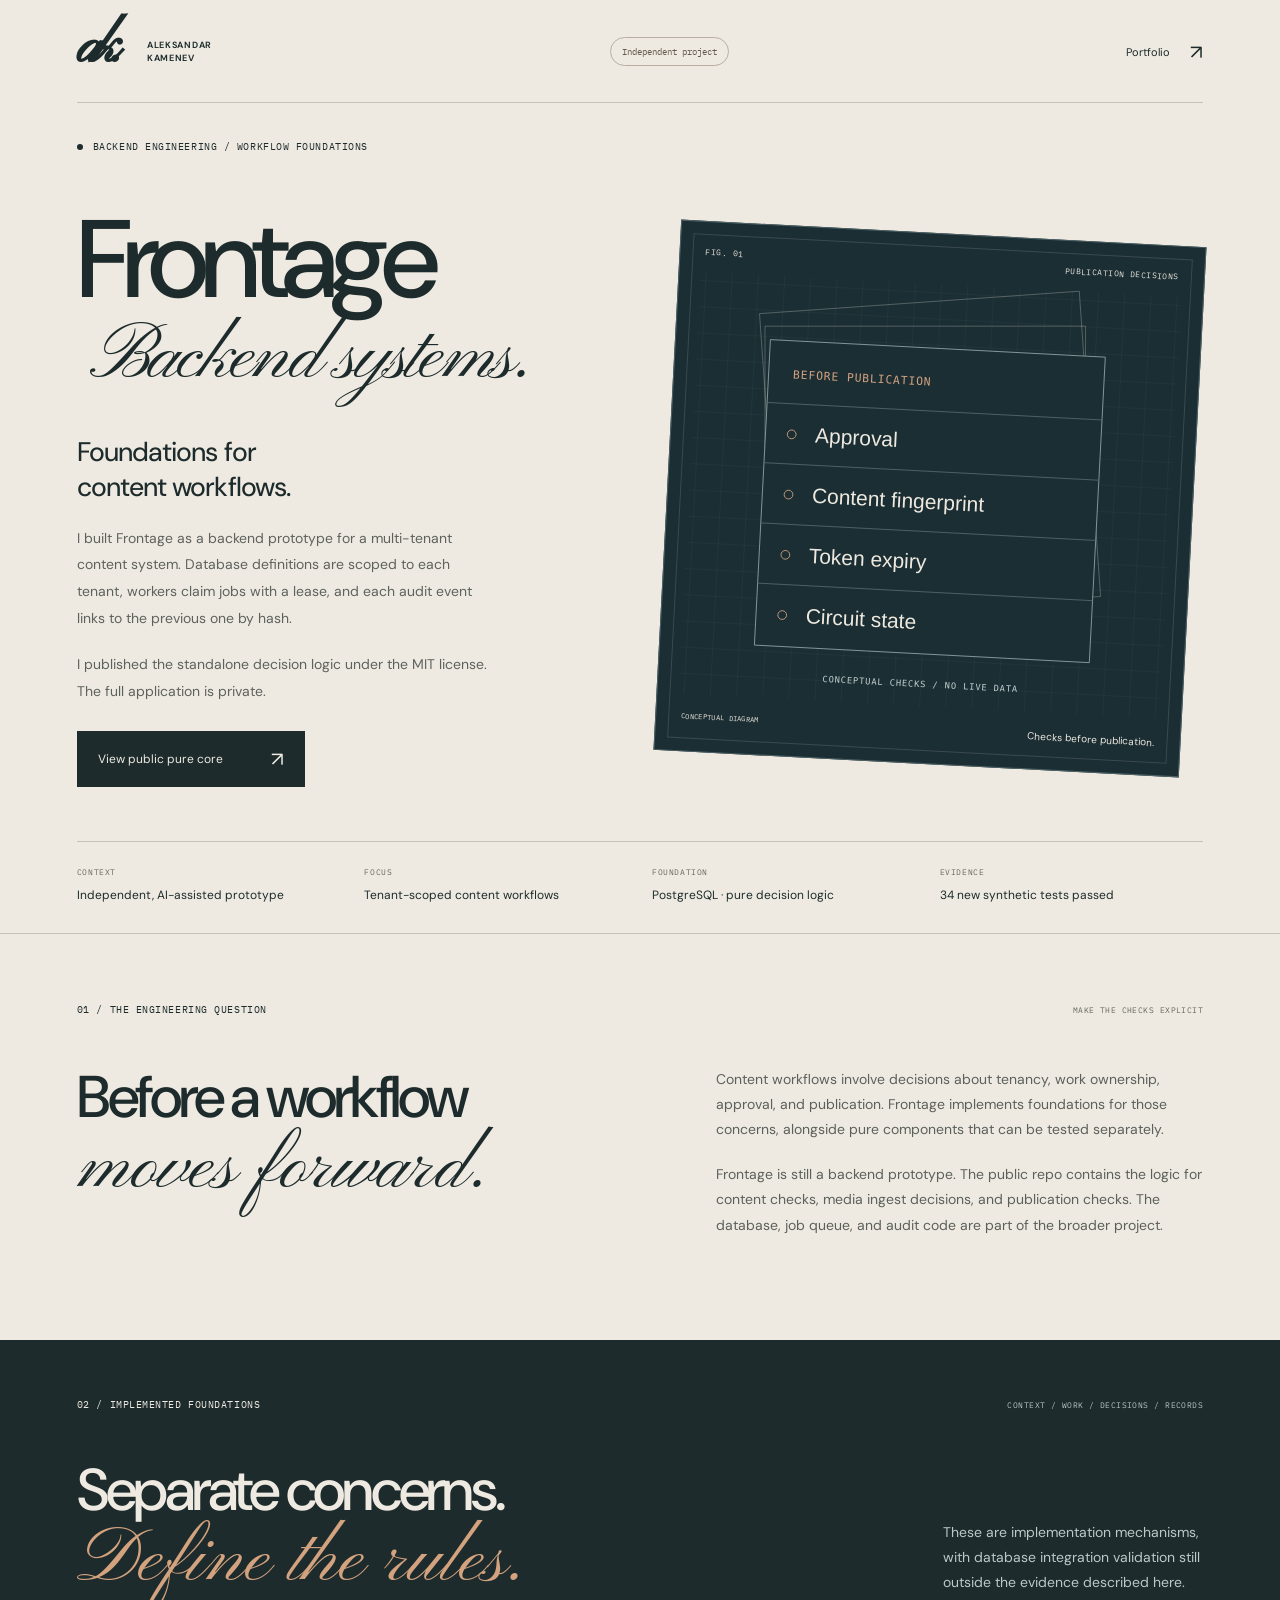
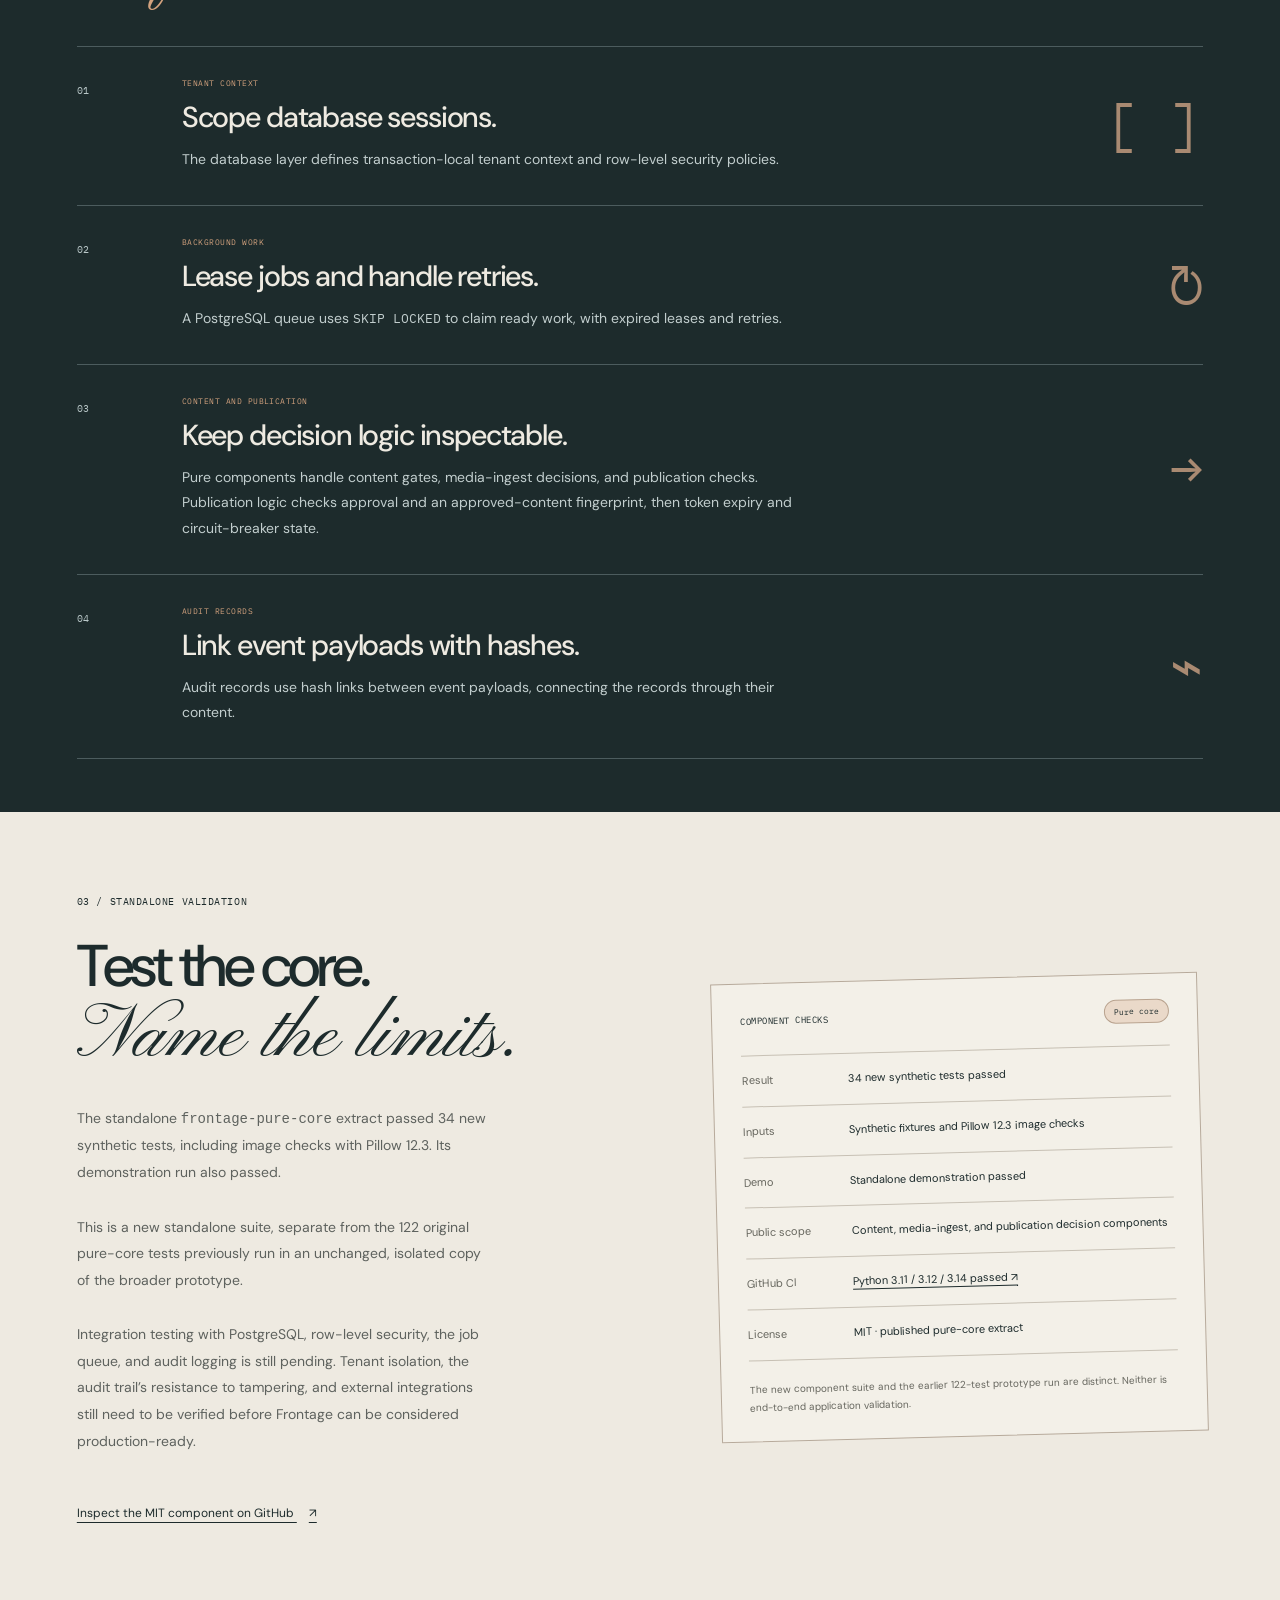
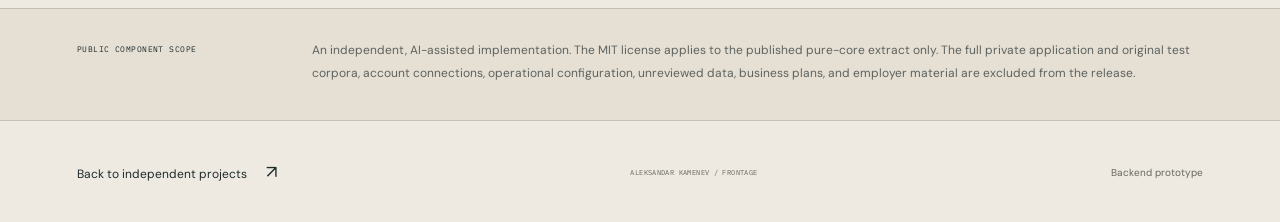
<file: work/frontage/index.html>
<!doctype html>
<html lang="en">
<head>
  <meta charset="utf-8"><meta name="viewport" content="width=device-width, initial-scale=1"><meta name="theme-color" content="#eeeae1">
  <title>Frontage — Aleksandar Kamenev</title>
  <meta name="description" content="Frontage: an independent, AI-assisted backend prototype for tenant-scoped content workflows, with implemented foundations and explicitly scoped pure-core verification.">
  <link rel="canonical" href="https://alex-kamenev.github.io/work/frontage/">
  <link rel="preconnect" href="https://fonts.googleapis.com"><link rel="preconnect" href="https://fonts.gstatic.com" crossorigin>
  <link href="https://fonts.googleapis.com/css2?family=DM+Sans:wght@400;450;500;550;600;650;700&family=IBM+Plex+Mono:wght@400;500&family=Pinyon+Script&display=swap" rel="stylesheet"><link rel="stylesheet" href="../case-studies.css?v=5239a8509a6a">
</head>
<body>
  <a class="skip-link" href="#main">Skip to content</a>
  <header class="masthead wrap"><a class="identity" href="/" aria-label="Aleksandar Kamenev, portfolio"><span class="monogram" aria-hidden="true">ak.</span><span>ALEKSANDAR<br>KAMENEV</span></a><span class="case-kind">Independent project</span><a class="back-link" href="/#independent-projects">Portfolio <span aria-hidden="true">↗</span></a></header>
  <main id="main">
    <section class="hero hero--frontage wrap" aria-labelledby="project-title"><p class="eyebrow"><span class="dot" aria-hidden="true"></span> BACKEND ENGINEERING / WORKFLOW FOUNDATIONS</p><div class="hero-layout"><div class="hero-copy"><h1 id="project-title">Frontage<span class="script">Backend systems.</span></h1><p class="hero-deck">Foundations for<br>content workflows.</p><p class="hero-description">I built Frontage as a backend prototype for a multi-tenant content system. Database definitions are scoped to each tenant, workers claim jobs with a lease, and each audit event links to the previous one by hash.</p><p class="hero-description">I published the standalone decision logic under the MIT license. The full application is private.</p><a class="button" href="https://github.com/Alex-Kamenev/frontage-pure-core" target="_blank" rel="noopener noreferrer">View public pure core <span aria-hidden="true">↗</span></a></div><figure class="hero-figure"><div class="figure-heading"><span>FIG. 01</span><span>PUBLICATION DECISIONS</span></div><img src="../assets/publication-checks.svg" width="600" height="540" alt="Conceptual illustration of publication checks: approval, content fingerprint, token expiry, and circuit-breaker state."><figcaption><span>CONCEPTUAL DIAGRAM</span><span>Checks before publication.</span></figcaption></figure></div><dl class="project-facts"><div><dt>CONTEXT</dt><dd>Independent, AI-assisted prototype</dd></div><div><dt>FOCUS</dt><dd>Tenant-scoped content workflows</dd></div><div><dt>FOUNDATION</dt><dd>PostgreSQL · pure decision logic</dd></div><div><dt>EVIDENCE</dt><dd>34 new synthetic tests passed</dd></div></dl></section>
    <section class="brief wrap" aria-labelledby="brief-title"><div class="section-marker"><span class="eyebrow">01 / THE ENGINEERING QUESTION</span><span class="mono">MAKE THE CHECKS EXPLICIT</span></div><div class="brief-layout"><h2 id="brief-title">Before a workflow<span class="script">moves forward.</span></h2><div class="body-copy"><p>Content workflows involve decisions about tenancy, work ownership, approval, and publication. Frontage implements foundations for those concerns, alongside pure components that can be tested separately.</p><p>Frontage is still a backend prototype. The public repo contains the logic for content checks, media ingest decisions, and publication checks. The database, job queue, and audit code are part of the broader project.</p></div></div></section>
    <section class="method wrap" id="implementation" aria-labelledby="implementation-title"><div class="section-marker"><span class="eyebrow">02 / IMPLEMENTED FOUNDATIONS</span><span class="mono">CONTEXT / WORK / DECISIONS / RECORDS</span></div><div class="method-heading"><h2 id="implementation-title">Separate concerns.<span class="script">Define the rules.</span></h2><p>These are implementation mechanisms, with database integration validation still outside the evidence described here.</p></div><ol class="method-list">
      <li><span class="step-number" aria-hidden="true">01</span><div><p class="step-kicker">TENANT CONTEXT</p><h3>Scope database sessions.</h3><p>The database layer defines transaction-local tenant context and row-level security policies.</p></div><span class="step-sign" aria-hidden="true">[ ]</span></li>
      <li><span class="step-number" aria-hidden="true">02</span><div><p class="step-kicker">BACKGROUND WORK</p><h3>Lease jobs and handle retries.</h3><p>A PostgreSQL queue uses <code>SKIP LOCKED</code> to claim ready work, with expired leases and retries.</p></div><span class="step-sign" aria-hidden="true">↻</span></li>
      <li><span class="step-number" aria-hidden="true">03</span><div><p class="step-kicker">CONTENT AND PUBLICATION</p><h3>Keep decision logic inspectable.</h3><p>Pure components handle content gates, media-ingest decisions, and publication checks. Publication logic checks approval and an approved-content fingerprint, then token expiry and circuit-breaker state.</p></div><span class="step-sign" aria-hidden="true">→</span></li>
      <li><span class="step-number" aria-hidden="true">04</span><div><p class="step-kicker">AUDIT RECORDS</p><h3>Link event payloads with hashes.</h3><p>Audit records use hash links between event payloads, connecting the records through their content.</p></div><span class="step-sign" aria-hidden="true">⌁</span></li>
    </ol></section>
    <section class="release wrap" aria-labelledby="evidence-title"><div class="release-copy"><span class="eyebrow">03 / STANDALONE VALIDATION</span><h2 id="evidence-title">Test the core.<span class="script">Name the limits.</span></h2><p>The standalone <code>frontage-pure-core</code> extract passed 34 new synthetic tests, including image checks with Pillow 12.3. Its demonstration run also passed.</p><p>This is a new standalone suite, separate from the 122 original pure-core tests previously run in an unchanged, isolated copy of the broader prototype.</p><p>Integration testing with PostgreSQL, row-level security, the job queue, and audit logging is still pending. Tenant isolation, the audit trail’s resistance to tampering, and external integrations still need to be verified before Frontage can be considered production-ready.</p><p><a class="source-link" href="https://github.com/Alex-Kamenev/frontage-pure-core" target="_blank" rel="noopener noreferrer">Inspect the MIT component on GitHub <span aria-hidden="true">↗</span></a></p></div><div class="release-record"><div class="record-top"><span class="mono">COMPONENT CHECKS</span><span class="status-pill">Pure core</span></div><dl><div><dt>Result</dt><dd>34 new synthetic tests passed</dd></div><div><dt>Inputs</dt><dd>Synthetic fixtures and Pillow 12.3 image checks</dd></div><div><dt>Demo</dt><dd>Standalone demonstration passed</dd></div><div><dt>Public scope</dt><dd>Content, media-ingest, and publication decision components</dd></div><div><dt>GitHub CI</dt><dd><a href="https://github.com/Alex-Kamenev/frontage-pure-core/actions/runs/43782337620" target="_blank" rel="noopener noreferrer">Python 3.11 / 3.12 / 3.14 passed ↗</a></dd></div><div><dt>License</dt><dd>MIT · published pure-core extract</dd></div></dl><p>The new component suite and the earlier 122-test prototype run are distinct. Neither is end-to-end application validation.</p></div></section>
    <section class="case-boundary wrap" aria-labelledby="scope-title"><span class="eyebrow" id="scope-title">PUBLIC COMPONENT SCOPE</span><p>An independent, AI-assisted implementation. The MIT license applies to the published pure-core extract only. The full private application and original test corpora, account connections, operational configuration, unreviewed data, business plans, and employer material are excluded from the release.</p></section>
  </main>
  <footer class="footer wrap"><a href="/#independent-projects">Back to independent projects <span aria-hidden="true">↗</span></a><p class="mono">ALEKSANDAR KAMENEV / FRONTAGE</p><span class="footer-note">Backend prototype</span></footer>
</body>
</html>
</file>
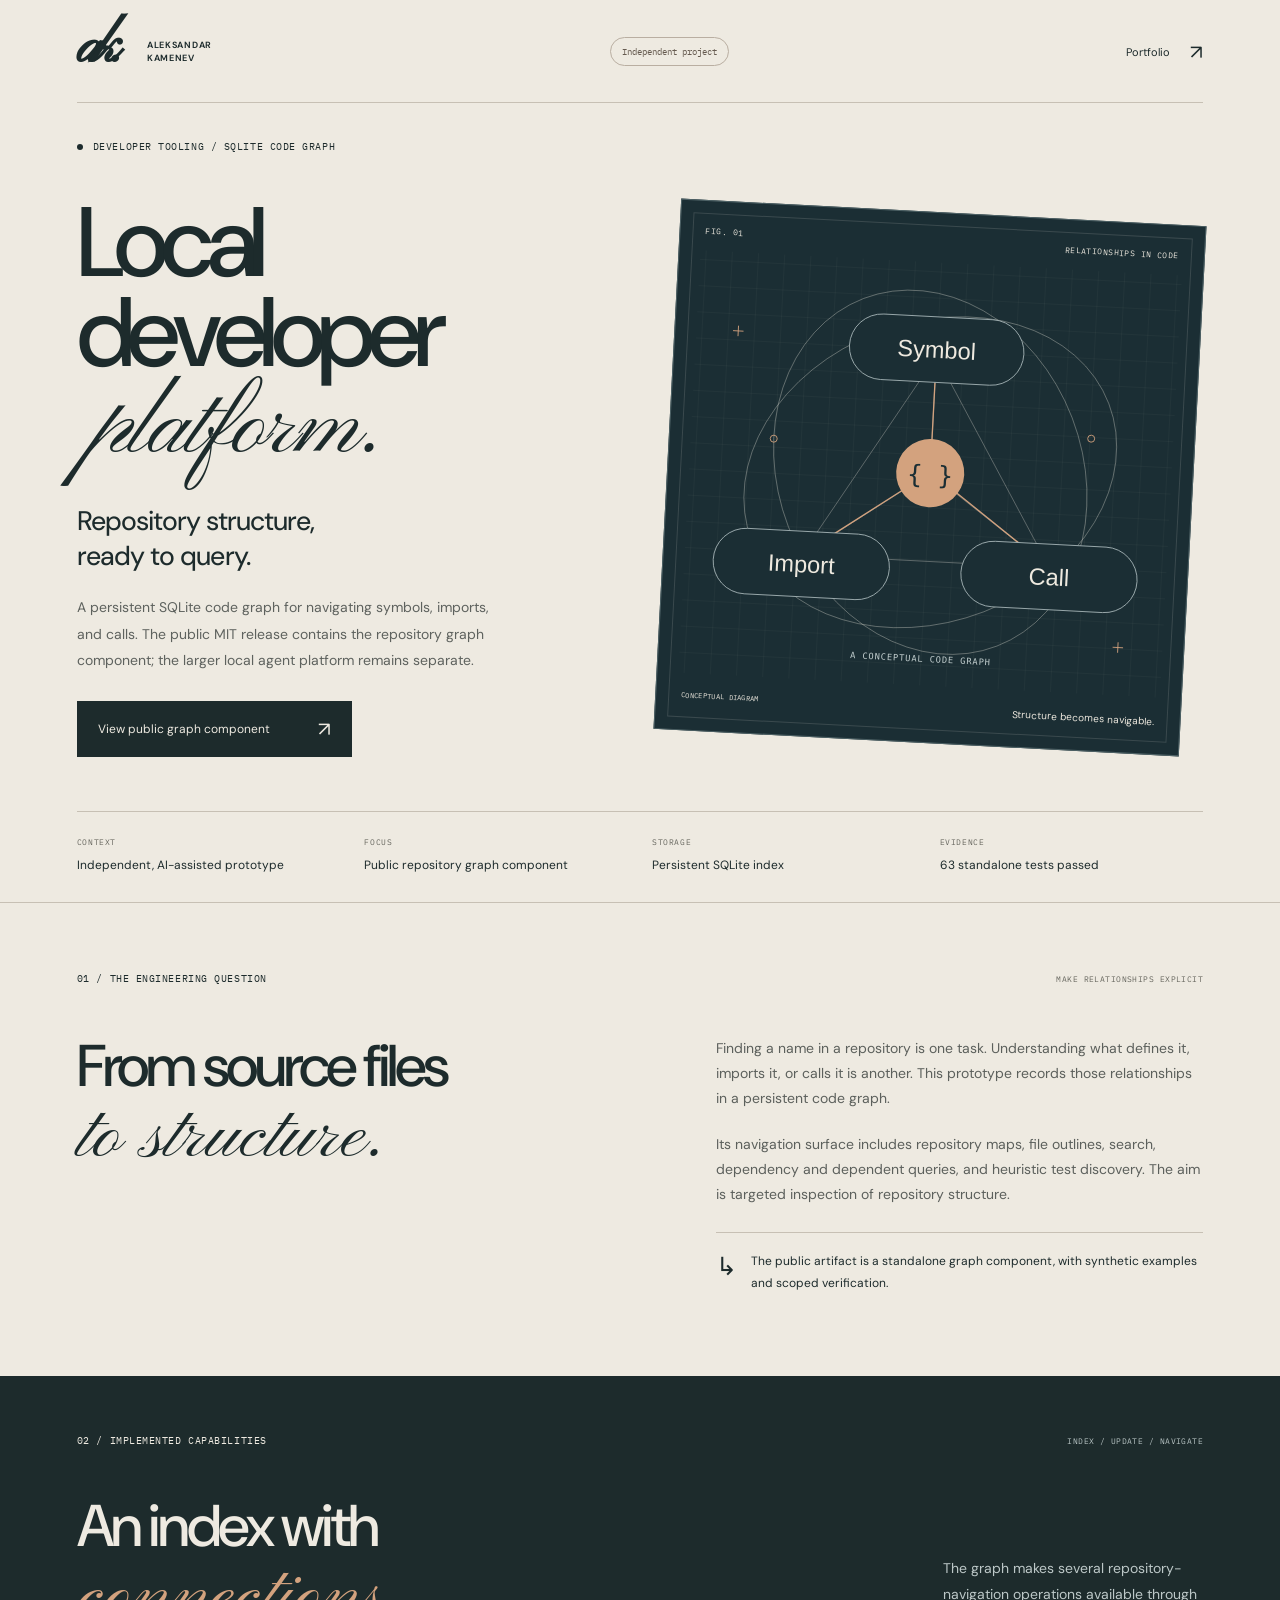
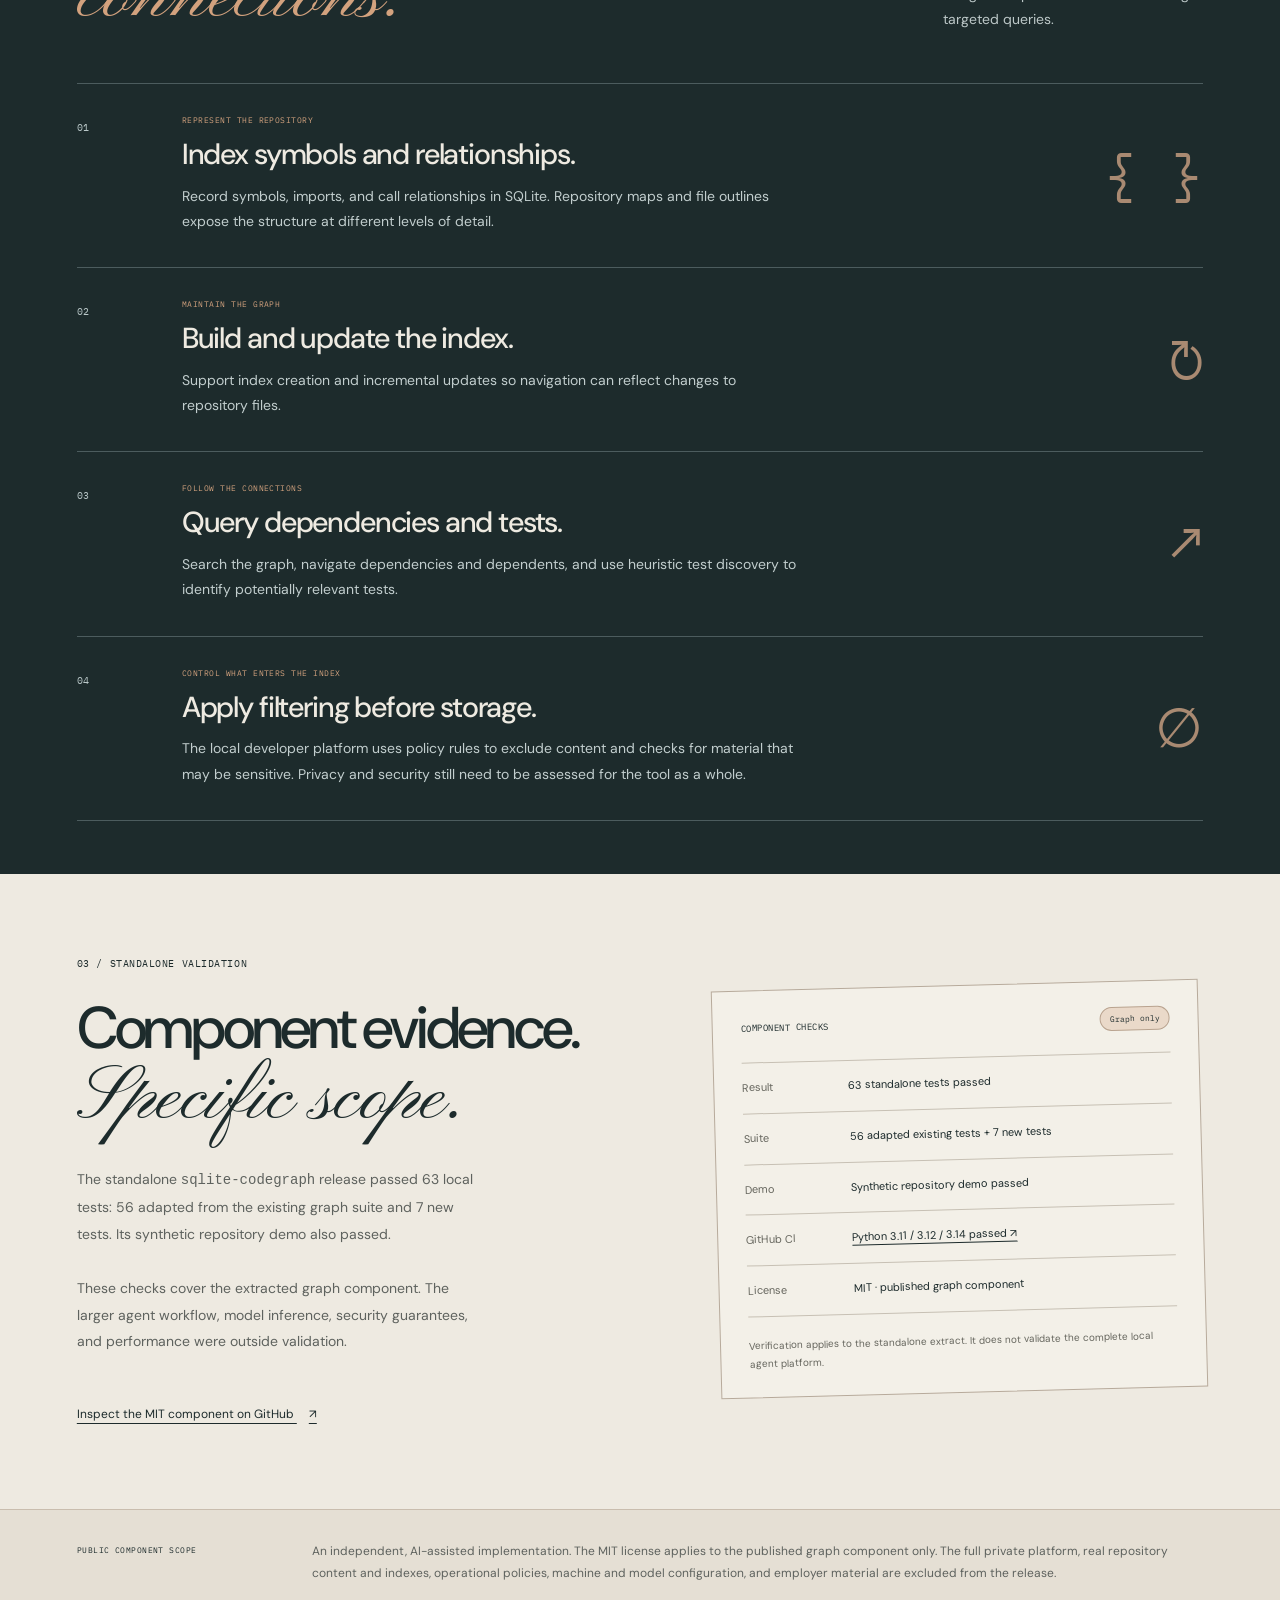
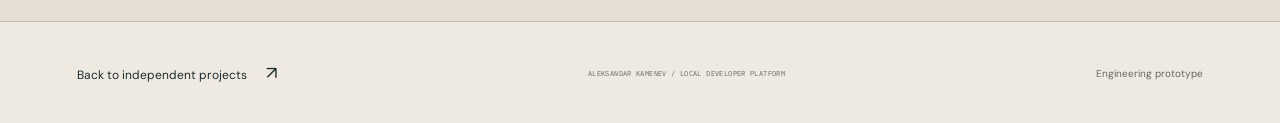
<file: work/local-developer-platform/index.html>
<!doctype html>
<html lang="en">
<head>
  <meta charset="utf-8"><meta name="viewport" content="width=device-width, initial-scale=1"><meta name="theme-color" content="#eeeae1">
  <title>Local Developer Platform — Aleksandar Kamenev</title>
  <meta name="description" content="An independent, AI-assisted developer-tooling prototype centered on a persistent SQLite code graph, targeted repository navigation, and scoped graph-component verification.">
  <link rel="canonical" href="https://alex-kamenev.github.io/work/local-developer-platform/">
  <link rel="preconnect" href="https://fonts.googleapis.com"><link rel="preconnect" href="https://fonts.gstatic.com" crossorigin>
  <link href="https://fonts.googleapis.com/css2?family=DM+Sans:wght@400;450;500;550;600;650;700&family=IBM+Plex+Mono:wght@400;500&family=Pinyon+Script&display=swap" rel="stylesheet"><link rel="stylesheet" href="../case-studies.css?v=5239a8509a6a">
</head>
<body>
  <a class="skip-link" href="#main">Skip to content</a>
  <header class="masthead wrap"><a class="identity" href="/" aria-label="Aleksandar Kamenev, portfolio"><span class="monogram" aria-hidden="true">ak.</span><span>ALEKSANDAR<br>KAMENEV</span></a><span class="case-kind">Independent project</span><a class="back-link" href="/#independent-projects">Portfolio <span aria-hidden="true">↗</span></a></header>
  <main id="main">
    <section class="hero hero--developer wrap" aria-labelledby="project-title">
      <p class="eyebrow"><span class="dot" aria-hidden="true"></span> DEVELOPER TOOLING / SQLITE CODE GRAPH</p>
      <div class="hero-layout"><div class="hero-copy"><h1 id="project-title">Local<br>developer<span class="script">platform.</span></h1><p class="hero-deck">Repository structure,<br>ready to query.</p><p class="hero-description">A persistent SQLite code graph for navigating symbols, imports, and calls. The public MIT release contains the repository graph component; the larger local agent platform remains separate.</p><a class="button" href="https://github.com/Alex-Kamenev/sqlite-codegraph" target="_blank" rel="noopener noreferrer">View public graph component <span aria-hidden="true">↗</span></a></div>
        <figure class="hero-figure"><div class="figure-heading"><span>FIG. 01</span><span>RELATIONSHIPS IN CODE</span></div><img src="../assets/code-relations.svg" width="600" height="540" alt="Conceptual code graph connecting a symbol to import and call relationships."><figcaption><span>CONCEPTUAL DIAGRAM</span><span>Structure becomes navigable.</span></figcaption></figure>
      </div>
      <dl class="project-facts"><div><dt>CONTEXT</dt><dd>Independent, AI-assisted prototype</dd></div><div><dt>FOCUS</dt><dd>Public repository graph component</dd></div><div><dt>STORAGE</dt><dd>Persistent SQLite index</dd></div><div><dt>EVIDENCE</dt><dd>63 standalone tests passed</dd></div></dl>
    </section>
    <section class="brief wrap" aria-labelledby="brief-title"><div class="section-marker"><span class="eyebrow">01 / THE ENGINEERING QUESTION</span><span class="mono">MAKE RELATIONSHIPS EXPLICIT</span></div><div class="brief-layout"><h2 id="brief-title">From source files<span class="script">to structure.</span></h2><div class="body-copy"><p>Finding a name in a repository is one task. Understanding what defines it, imports it, or calls it is another. This prototype records those relationships in a persistent code graph.</p><p>Its navigation surface includes repository maps, file outlines, search, dependency and dependent queries, and heuristic test discovery. The aim is targeted inspection of repository structure.</p><p class="purpose-note"><span aria-hidden="true">↳</span> The public artifact is a standalone graph component, with synthetic examples and scoped verification.</p></div></div></section>
    <section class="method wrap" id="implementation" aria-labelledby="implementation-title"><div class="section-marker"><span class="eyebrow">02 / IMPLEMENTED CAPABILITIES</span><span class="mono">INDEX / UPDATE / NAVIGATE</span></div><div class="method-heading"><h2 id="implementation-title">An index with<span class="script">connections.</span></h2><p>The graph makes several repository-navigation operations available through targeted queries.</p></div>
      <ol class="method-list">
        <li><span class="step-number" aria-hidden="true">01</span><div><p class="step-kicker">REPRESENT THE REPOSITORY</p><h3>Index symbols and relationships.</h3><p>Record symbols, imports, and call relationships in SQLite. Repository maps and file outlines expose the structure at different levels of detail.</p></div><span class="step-sign" aria-hidden="true">{ }</span></li>
        <li><span class="step-number" aria-hidden="true">02</span><div><p class="step-kicker">MAINTAIN THE GRAPH</p><h3>Build and update the index.</h3><p>Support index creation and incremental updates so navigation can reflect changes to repository files.</p></div><span class="step-sign" aria-hidden="true">↻</span></li>
        <li><span class="step-number" aria-hidden="true">03</span><div><p class="step-kicker">FOLLOW THE CONNECTIONS</p><h3>Query dependencies and tests.</h3><p>Search the graph, navigate dependencies and dependents, and use heuristic test discovery to identify potentially relevant tests.</p></div><span class="step-sign" aria-hidden="true">↗</span></li>
        <li><span class="step-number" aria-hidden="true">04</span><div><p class="step-kicker">CONTROL WHAT ENTERS THE INDEX</p><h3>Apply filtering before storage.</h3><p>The local developer platform uses policy rules to exclude content and checks for material that may be sensitive. Privacy and security still need to be assessed for the tool as a whole.</p></div><span class="step-sign" aria-hidden="true">∅</span></li>
      </ol>
    </section>
    <section class="release wrap" aria-labelledby="evidence-title"><div class="release-copy"><span class="eyebrow">03 / STANDALONE VALIDATION</span><h2 id="evidence-title">Component evidence.<span class="script">Specific scope.</span></h2><p>The standalone <code>sqlite-codegraph</code> release passed 63 local tests: 56 adapted from the existing graph suite and 7 new tests. Its synthetic repository demo also passed.</p><p>These checks cover the extracted graph component. The larger agent workflow, model inference, security guarantees, and performance were outside validation.</p><p><a class="source-link" href="https://github.com/Alex-Kamenev/sqlite-codegraph" target="_blank" rel="noopener noreferrer">Inspect the MIT component on GitHub <span aria-hidden="true">↗</span></a></p></div><div class="release-record"><div class="record-top"><span class="mono">COMPONENT CHECKS</span><span class="status-pill">Graph only</span></div><dl><div><dt>Result</dt><dd>63 standalone tests passed</dd></div><div><dt>Suite</dt><dd>56 adapted existing tests + 7 new tests</dd></div><div><dt>Demo</dt><dd>Synthetic repository demo passed</dd></div><div><dt>GitHub CI</dt><dd><a href="https://github.com/Alex-Kamenev/sqlite-codegraph/actions/runs/43782772671" target="_blank" rel="noopener noreferrer">Python 3.11 / 3.12 / 3.14 passed ↗</a></dd></div><div><dt>License</dt><dd>MIT · published graph component</dd></div></dl><p>Verification applies to the standalone extract. It does not validate the complete local agent platform.</p></div></section>
    <section class="case-boundary wrap" aria-labelledby="scope-title"><span class="eyebrow" id="scope-title">PUBLIC COMPONENT SCOPE</span><p>An independent, AI-assisted implementation. The MIT license applies to the published graph component only. The full private platform, real repository content and indexes, operational policies, machine and model configuration, and employer material are excluded from the release.</p></section>
  </main>
  <footer class="footer wrap"><a href="/#independent-projects">Back to independent projects <span aria-hidden="true">↗</span></a><p class="mono">ALEKSANDAR KAMENEV / LOCAL DEVELOPER PLATFORM</p><span class="footer-note">Engineering prototype</span></footer>
</body>
</html>
</file>
<file: styles.css>
/* Technical atlas: precise notation, generous paper, expressive handwriting. */
:root{--paper:#eeeae1;--ink:#1d2b2c;--muted:#66665e;--line:#c7c0b4;--copper:#d3a27e;--acid:var(--copper);--mono:'IBM Plex Mono',monospace;--sans:'DM Sans',sans-serif;--script:'Pinyon Script','Brush Script MT',cursive;--pad:clamp(24px,6vw,100px)}
*,*::before,*::after{box-sizing:border-box}html{scroll-behavior:smooth;scroll-padding-top:30px}body{margin:0;background:var(--paper);color:var(--ink);font-family:var(--sans);-webkit-font-smoothing:antialiased}a{color:inherit;text-decoration:none}button{color:inherit;font:inherit;cursor:pointer;border:0}button,a{-webkit-tap-highlight-color:transparent}a:focus-visible,button:focus-visible,summary:focus-visible{outline:3px solid #8952d5;outline-offset:6px}::selection{background:var(--acid);color:var(--ink)}[hidden]{display:none!important}p{margin:0;font-size:16px;line-height:1.7}h1,h2,h3{margin:0;font-weight:500;letter-spacing:-.055em}h2{font-size:clamp(44px,5.8vw,88px);line-height:1.04}.sr-only{position:absolute;width:1px;height:1px;padding:0;margin:-1px;overflow:hidden;clip:rect(0,0,0,0);white-space:nowrap;border:0}.skip-link{position:fixed;top:12px;left:12px;transform:translateY(-160%);z-index:50;padding:14px 20px;background:var(--acid)}.skip-link:focus{transform:none}.reading-progress{position:fixed;inset:0 auto auto 0;width:0;height:3px;background:#a77959;z-index:40;pointer-events:none}.section-pad{padding-inline:var(--pad)}.mono,.eyebrow{font-family:var(--mono);font-size:10px;line-height:1.6;font-weight:400;letter-spacing:.055em}.eyebrow{font-size:11px}.script{font-family:var(--script);font-weight:400;letter-spacing:0}.muted{color:var(--muted)}
/* Quiet navigation above the opening composition. */
.site-header{height:104px;margin-inline:var(--pad);border-bottom:1px solid var(--line);display:flex;align-items:center;justify-content:space-between;gap:32px}.wordmark{display:flex;align-items:center;gap:17px;font-size:10px;letter-spacing:.08em;font-weight:650;line-height:1.4}.monogram{width:56px;font-family:var(--script);font-size:58px;line-height:1;letter-spacing:-7px;margin-top:-9px}.site-header nav{display:flex;gap:36px;font-size:12px}.site-header nav a{display:flex;gap:9px;align-items:baseline;padding-block:10px}.site-header nav span{font:8px var(--mono);color:var(--muted)}.header-contact{display:flex;align-items:center;gap:25px;font-size:12px;padding-block:10px}.header-contact span{font-size:20px}.site-header nav a:hover,.header-contact:hover,.text-link:hover,.footer-links a:hover{text-decoration:underline;text-underline-offset:6px}
/* Live geometry intersects the typographic grid. */
.hero{position:relative;padding-top:35px;overflow:hidden}.hero-eyebrow{display:flex;align-items:center;gap:11px}.status-dot{width:6px;height:6px;flex:0 0 6px;background:var(--ink);border-radius:50%;box-shadow:0 0 0 4px #18221d0a}.hero-composition{position:relative;display:grid;grid-template-columns:1.16fr 1fr;min-height:600px;padding-top:61px;padding-bottom:25px;align-items:center}.hero-copy{position:relative;z-index:3;padding-bottom:17px}.hero h1{font-size:clamp(88px,10.2vw,164px);line-height:.87;letter-spacing:-.075em}.hero-script{display:block;position:relative;width:138%;margin-top:18px;margin-left:-6px;font-size:clamp(76px,9.1vw,145px);line-height:.83;white-space:nowrap;letter-spacing:-.035em}.hero-intro{display:flex;align-items:start;gap:22px;max-width:460px;margin-top:56px}.hero-intro p{font-size:15px;line-height:1.8;max-width:375px}.small-cross{font-size:35px;line-height:1.25}.hero-actions{display:flex;align-items:center;gap:28px;margin-top:29px}.button{display:inline-flex;align-items:center;justify-content:space-between;gap:32px;padding:17px 22px;min-height:52px;font-size:12px;font-weight:550;border:1px solid transparent;transition:background .2s,color .2s}.button span{font-size:20px;transition:transform .2s}.button:hover span{transform:translate(2px,-2px)}.button-dark{background:var(--ink);color:var(--paper)}.button-dark:hover{background:#354b4e}.text-link{font-size:11px;line-height:1.7}.text-link span{margin-left:7px}.network-art{position:relative;height:475px;margin:0 0 0 -9%;border:1px solid #7d8b62;border-radius:50% 50% 4px 4px;background:var(--acid);overflow:hidden;isolation:isolate;transform:rotate(7deg)}.network-art::before{content:'';position:absolute;inset:0;background:repeating-linear-gradient(90deg,transparent 0 49px,#52663c10 49px 50px),repeating-linear-gradient(0deg,transparent 0 49px,#52663c10 49px 50px);pointer-events:none}.network-art::after{content:'';position:absolute;inset:11px;border:1px solid #53633d33;border-radius:inherit;pointer-events:none;z-index:2}.art-topline{position:absolute;top:58px;left:19%;right:19%;display:flex;align-items:start;justify-content:space-between;gap:20px;font-size:8px;z-index:3}.art-topline>span:first-child{max-width:130px}.live-label{display:flex;align-items:center;gap:5px;white-space:nowrap}.live-label i{width:4px;height:4px;background:currentColor;border-radius:50%}#network,.network-fallback{position:absolute;inset:35px 0 20px;width:100%;height:calc(100% - 55px)}#network{z-index:1}.network-art.canvas-ready .network-fallback{display:none}.art-caption{position:absolute;bottom:26px;left:28px;right:28px;display:flex;align-items:end;justify-content:space-between;gap:16px;z-index:3}.art-caption p{font-size:11px;line-height:1.45}.art-caption em{font-family:var(--script);font-size:25px;line-height:.5}.rewire{display:flex;align-items:center;gap:11px;min-height:40px;padding:8px 14px;border:1px solid #53633d;border-radius:30px;background:var(--acid);font:9px var(--mono)}.rewire span{font-size:20px}.rewire:hover{background:var(--ink);color:var(--acid)}.hero-side-note{position:absolute;right:-37px;top:40%;writing-mode:vertical-rl;font-size:8px}.hero-baseline{display:flex;align-items:center;justify-content:space-between;border-top:1px solid var(--line);padding:24px 0 28px;margin-top:17px;gap:24px}.hero-baseline p{font-size:12px}.hero-baseline .mono{font-size:8px;margin-right:20px;color:var(--muted)}.scroll-note{font-size:8px}.scroll-note span{margin-left:26px;font-size:17px}
/* Professional work gets full-width spreads; public evidence follows. */
.work{padding-top:66px;padding-bottom:70px;background:var(--ink);color:var(--paper)}.section-heading{display:flex;justify-content:space-between;align-items:baseline;gap:24px}.work .muted{color:#b2bba8}.work-title-row{display:flex;align-items:end;justify-content:space-between;gap:50px;margin:56px 0 39px}.work h2{font-size:clamp(44px,5.4vw,82px)}.work h2 .script{display:block;font-size:1.27em;line-height:.88;margin-top:10px;color:var(--acid)}.work-title-row>p{max-width:270px;margin-bottom:5px;font-size:14px;color:#c0c8b8;line-height:1.8}.filters{display:flex;flex-wrap:wrap;gap:9px;padding:15px 0 37px}.filters button{display:inline-flex;align-items:center;gap:13px;min-height:40px;padding:10px 17px;background:transparent;color:#d5dccb;border:1px solid #56624f;border-radius:30px;font-size:11px;transition:background .2s,color .2s}.filters button.active,.filters button:hover{background:var(--acid);border-color:var(--acid);color:var(--ink)}.filters button span{font:9px var(--mono)}.projects{display:grid;grid-template-columns:1fr 1fr;gap:46px 32px}.project{min-width:0;border-bottom:1px solid #4a5645;padding-bottom:29px}.project-wide{grid-column:span 2;display:grid;grid-template-columns:1.45fr 1fr;gap:clamp(30px,4vw,64px);align-items:center;padding-bottom:46px}.project-wide+.project-wide{grid-template-columns:1fr 1.45fr}.project-wide+.project-wide .project-visual{order:2}.project-wide+.project-wide .project-info{order:1}.project-visual{display:block;position:relative;width:100%;height:335px;overflow:hidden;isolation:isolate;color:var(--ink)}a.project-visual::before{content:'';position:absolute;inset:0;z-index:4;border:1px solid #18221d20;pointer-events:none;transition:border-width .2s}a.project-visual:hover::before{border-width:6px}.project-wide .project-visual{height:390px}.diagram-label{position:absolute;top:24px;left:25px;max-width:calc(100% - 50px);font-size:8px;z-index:3}.visual-footnote{position:absolute;bottom:21px;left:25px;max-width:calc(100% - 50px);font-size:7px;z-index:3}.project-info{padding-top:25px;display:flex;flex-direction:column;justify-content:space-between;min-height:257px}.project-wide .project-info{padding-block:14px;min-height:320px}.project-number{display:block;color:#c3d0b7;font-size:9px;letter-spacing:.08em}.project h3{font-size:clamp(27px,2.65vw,39px);line-height:1.12;letter-spacing:-.04em;margin:16px 0 18px;max-width:500px}.project p{max-width:500px;color:#c0c8b8;font-size:14px;line-height:1.85}.project p a{color:var(--paper);text-decoration:underline;text-decoration-color:#87947d;text-underline-offset:4px}.project p a:hover{color:var(--acid)}.project .project-role{font-size:11px;font-family:var(--mono);line-height:1.7;color:var(--acid);margin-bottom:15px}.project .project-authors{font-size:12px;line-height:1.8;color:#d4dbc9;margin-bottom:15px}.project-bottom{display:flex;justify-content:space-between;align-items:end;gap:20px;margin-top:26px}.tags{color:#bdc9b1;font-family:var(--mono);font-size:9px;line-height:1.9}.round-link{flex-shrink:0;display:flex;align-items:center;justify-content:center;width:43px;height:43px;border:1px solid #7c8a70;border-radius:50%;font-size:23px;transition:background .2s,color .2s,transform .2s}.round-link:hover{background:var(--acid);color:var(--ink);transform:rotate(8deg)}.project .project-evidence{margin-top:18px;font-size:11px;line-height:1.8}.evidence-link{color:var(--paper);text-decoration:underline;text-underline-offset:4px}
/* Conceptual graphics: no proprietary interfaces, architecture, or data. */
.data-visual{display:flex;align-items:center;justify-content:center;background:var(--acid)}.data-visual::before{content:'';position:absolute;inset:0;background-image:radial-gradient(#5e704b55 .8px,transparent .8px);background-size:18px 18px;mask-image:linear-gradient(90deg,#000,transparent 35%,transparent 65%,#000)}.data-core{position:relative;z-index:2;text-align:center;transform:translateY(-2px);font-size:110px;line-height:.83;letter-spacing:-.075em}.data-core .script{display:block;font-size:67px;line-height:1;margin-top:8px;white-space:nowrap;letter-spacing:-.035em}.data-orbit{position:absolute;left:50%;top:50%;width:330px;height:330px;border:1px solid #6e845f80;border-radius:50%;transform:translate(-50%,-50%)}.orbit-two{width:535px;height:210px;transform:translate(-50%,-50%) rotate(-29deg)}.orbit-three{width:535px;height:210px;transform:translate(-50%,-50%) rotate(29deg)}.data-orbit::after{content:'';position:absolute;width:7px;height:7px;background:var(--ink);border-radius:50%;top:14%;left:14%;box-shadow:0 0 0 5px #d3a27eb3}.orbit-one{animation:orbit-turn 35s linear infinite}@keyframes orbit-turn{to{transform:translate(-50%,-50%) rotate(360deg)}}.data-nodes{position:absolute;bottom:51px;left:25px;right:25px;display:flex;justify-content:space-between;font-size:7px;letter-spacing:.1em}.ups-visual{display:flex;align-items:center;justify-content:center;background:#c7d7d4 url('assets/network-study.svg') center/cover no-repeat}.ups-core{position:relative;z-index:2;text-align:center;padding-bottom:12px;font-size:clamp(54px,5.5vw,83px);line-height:.95;letter-spacing:-.065em}.ups-core .script{display:block;margin-top:8px;font-size:.88em;line-height:1;letter-spacing:-.025em}.ups-visual::after{content:'';position:absolute;width:12px;height:12px;right:18%;top:30%;border:1px solid #345349;border-radius:50%;box-shadow:0 0 0 7px #c7d7d480;animation:route-pulse 5s ease-in-out infinite}@keyframes route-pulse{50%{transform:scale(1.45);opacity:.45}}.research-visual{background:#ded8c9;color:#676e52}.research-visual svg{position:absolute;inset:23px 0 28px;width:100%;height:calc(100% - 51px)}.consensus-lines{stroke-width:.7;opacity:.5}.consensus-nodes{animation:node-breathe 8s ease-in-out infinite}.research-word{position:absolute;top:45%;left:50%;color:var(--ink);font-size:108px;transform:translate(-50%,-50%) rotate(-7deg)}.research-visual::after{content:'ACM / 2023';position:absolute;bottom:56px;right:25px;padding:6px 9px;border:1px solid #676e5266;font:8px var(--mono);letter-spacing:.06em;transform:rotate(-4deg)}@keyframes node-breathe{50%{opacity:.45}}.hook-visual{background:#dfa78c}.hook-visual::after{content:'';position:absolute;width:61%;height:65%;border:1px solid #76513d80;top:19%;right:-5%;transform:rotate(-13deg);box-shadow:-20px 17px 0 -1px #dfa78c,-20px 17px 0 0 #76513d66,-40px 34px 0 -1px #dfa78c,-40px 34px 0 0 #76513d44;z-index:-1}.hook-code{position:absolute;top:89px;left:10%;font-family:var(--mono);font-size:24px;line-height:1.5;letter-spacing:-.06em}.hook-code strong{font-weight:500}.code-indent{margin-left:18px}.code-detail{color:#604436;font-size:.75em}.hook-script{position:absolute;right:25px;bottom:51px;font-size:70px;transform:rotate(-11deg)}
/* A continuous line ties roles and research together. */
.trajectory{padding-top:77px;padding-bottom:91px}.trajectory-layout{display:grid;grid-template-columns:1fr 1fr;gap:9vw;margin-top:62px}.trajectory-intro h2{font-size:clamp(43px,4.8vw,74px)}.trajectory-intro .script{display:block;font-size:1.25em;line-height:1.05;white-space:nowrap}.trajectory-intro>p{max-width:370px;margin:29px 0;font-size:14px;line-height:1.85}.trajectory-intro .text-link{display:inline-block;padding-bottom:7px;border-bottom:1px solid var(--line)}.experience-list{border-left:1px solid #a9b39c;padding-left:34px}.experience{position:relative;padding-bottom:38px}.experience:last-child{padding-bottom:0}.experience-marker{position:absolute;left:-39px;top:5px;width:9px;height:9px;border:1px solid #748067;background:var(--paper);border-radius:50%}.experience:first-child .experience-marker{background:var(--ink);border-color:var(--ink);box-shadow:0 0 0 6px var(--paper),0 0 0 7px #a9b39c}.experience .mono{font-size:9px;color:#555f4e}.experience h3{font-size:26px;letter-spacing:-.04em;margin:10px 0 13px;line-height:1.2}.experience p{max-width:450px;font-size:13px;line-height:1.85;color:#535d4e}.experience .experience-tools{margin-top:15px;font:9px/1.8 var(--mono);color:#626e58}
.about{position:relative;display:grid;grid-template-columns:.86fr 1fr;align-items:center;gap:10vw;padding-top:80px;padding-bottom:90px;background:#e5dfd4;border-top:1px solid #c6ccba}.about-photo{position:relative;width:100%;max-width:410px;margin:0}.about-photo::before{content:'';position:absolute;inset:17px -17px 20px 17px;border:1px solid #74806780;border-radius:48% 48% 0 0;transform:rotate(4deg)}.about-photo img{display:block;position:relative;width:100%;height:auto;aspect-ratio:1/1.05;object-fit:cover;object-position:50% 25%;filter:grayscale(100%);border-radius:48% 48% 0 0}.photo-caption{position:relative;display:block;margin-top:18px;font-size:8px;letter-spacing:.08em}.about-copy{max-width:575px}.about-copy h2{font-size:clamp(47px,5.4vw,82px);margin:26px 0 31px}.about-copy .script{display:block;font-size:1.25em;line-height:.95}.about-copy>p{color:#465240;font-size:14px;line-height:1.9;margin-bottom:20px}.about-copy>p:last-child{margin-bottom:0}.about-copy>p a{text-decoration:underline;text-underline-offset:4px}
/* Handwritten invitation; useful links stay close. */
.contact{position:relative;overflow:hidden;background:var(--ink);color:var(--paper);padding-top:54px;padding-bottom:64px}.contact .section-heading{position:relative;color:#bbc6ae;z-index:2}.contact h2{position:relative;font-size:clamp(74px,10.6vw,162px);line-height:.88;margin:66px 0 46px;z-index:2}.contact h2 .script{display:block;margin-left:13%;font-size:1.15em;line-height:.91;white-space:nowrap;color:var(--acid)}.contact-bottom{position:relative;z-index:2;display:flex;align-items:end;justify-content:space-between;gap:35px}.contact-bottom p{max-width:390px;font-size:14px;line-height:1.8;color:#c1cbb7}.button-light{min-width:260px;background:var(--acid);color:var(--ink)}.button-light:hover{background:var(--paper)}.contact-line{position:absolute;bottom:0;left:-5%;width:110%;opacity:.17;color:var(--acid);transform:rotate(-8deg)}.site-footer{display:grid;grid-template-columns:1fr auto 1fr;align-items:center;gap:29px;padding:29px var(--pad) 23px}.footer-name{font-size:12px;font-weight:550}.footer-name span{margin-left:12px}.site-footer>.mono{color:var(--muted);font-size:8px}.footer-links{display:flex;justify-content:end;gap:24px;font-size:11px}.site-controls{display:flex;justify-content:center;grid-column:1/-1;border-top:1px solid var(--line);padding-top:12px}.site-controls button{display:flex;align-items:center;gap:13px;min-height:38px;padding:5px;font:9px var(--mono);background:none}.site-controls button span{font-size:15px}.site-controls button:hover{text-decoration:underline;text-underline-offset:5px}.motion-paused,.motion-paused *,.motion-paused *::before,.motion-paused *::after{animation-play-state:paused!important;scroll-behavior:auto!important;transition:none!important}
@media(min-width:1600px){body{max-width:1800px;margin-inline:auto}.hero-composition{min-height:670px}.network-art{height:555px}.hero-intro{max-width:500px}.hero-intro p{font-size:17px;max-width:405px}.project-wide .project-visual{height:440px}.project-visual{height:390px}.hook-code{top:109px;font-size:29px}.hook-script{font-size:85px}}
@media(max-width:1100px){:root{--pad:5vw}.site-header nav{gap:25px}.hero-composition{min-height:530px;padding-top:48px}.hero h1{font-size:10.5vw}.hero-script{font-size:9.15vw}.network-art{height:410px}.hero-intro{max-width:370px;margin-top:42px;gap:17px}.hero-intro p{font-size:14px}.hero-actions{gap:19px}.hero-actions .text-link{max-width:110px}.art-topline{font-size:7px}.project-wide{gap:30px;grid-template-columns:1.25fr 1fr}.project-wide+.project-wide{grid-template-columns:1fr 1.25fr}.project-wide .project-visual{height:355px}.project-visual{height:310px}.project h3{font-size:29px}.project p{font-size:13px}.data-core{font-size:88px}.data-core .script{font-size:55px}.ups-core{font-size:60px}.research-word{font-size:92px}.hook-code{font-size:22px}.hook-script{font-size:61px}.trajectory-layout{gap:6vw}.trajectory-intro h2{font-size:4.7vw}.about{gap:8vw}.experience h3{font-size:24px}}
@media(max-width:800px){.site-header{height:86px;gap:20px}.site-header nav{font-size:11px;gap:22px}.site-header nav span{display:none}.wordmark>span:last-child{display:none}.monogram{width:45px;font-size:52px}.header-contact{gap:12px;font-size:11px}.hero{padding-top:27px}.hero-eyebrow{font-size:9px}.hero-composition{min-height:475px;padding-top:38px;grid-template-columns:1.12fr 1fr}.hero h1{font-size:11.1vw}.hero-script{font-size:9.6vw;margin-top:16px}.hero-intro{margin-top:36px;max-width:315px;gap:14px}.hero-intro p{font-size:13px}.small-cross{font-size:28px}.hero-actions{gap:19px;margin-top:23px;flex-wrap:wrap}.hero-actions .text-link{max-width:none}.button{min-height:47px;padding:13px 17px;gap:23px;font-size:11px}.network-art{height:350px;margin-left:-15%}.art-topline{justify-content:center;top:43px;font-size:7px}.art-topline>span:first-child{display:none}.art-caption{bottom:23px;left:21px;right:21px;gap:10px}.art-caption p{font-size:9px}.rewire{padding:5px 9px;gap:5px;font-size:8px;min-height:35px}.hero-side-note{display:none}.hero-baseline{margin-top:8px;padding-block:21px}.hero-baseline p{font-size:11px}.hero-baseline .mono{font-size:7px;margin-right:12px}.scroll-note{font-size:7px}.scroll-note span{margin-left:10px}.work{padding-top:47px;padding-bottom:49px}.eyebrow{font-size:9px}.section-heading .mono{font-size:8px}.work-title-row{margin-top:42px;gap:30px}.work h2{font-size:44px}.work-title-row>p{max-width:210px;font-size:12px}.projects{gap:34px 24px}.project-wide,.project-wide+.project-wide{grid-template-columns:1.1fr 1fr;gap:25px;padding-bottom:34px}.project-wide+.project-wide .project-visual,.project-wide+.project-wide .project-info{order:initial}.project-wide .project-visual{height:330px}.project-visual{height:280px}.project h3{font-size:25px;margin-block:12px 15px}.project p{font-size:12px;line-height:1.8}.project-number{font-size:8px}.project-wide .project-info{min-height:300px}.project-info{padding-top:20px}.tags{font-size:8px}.round-link{width:37px;height:37px;font-size:21px}.diagram-label{top:19px;left:19px;max-width:calc(100% - 38px);font-size:7px}.visual-footnote{bottom:18px;left:19px;max-width:calc(100% - 38px);font-size:6px}.data-core{font-size:75px}.data-core .script{font-size:45px}.data-orbit{width:270px;height:270px}.orbit-two,.orbit-three{width:430px;height:180px}.data-nodes{left:19px;right:19px;font-size:5px}.ups-core{font-size:48px}.research-word{font-size:78px}.research-visual::after{right:19px;bottom:57px;font-size:7px}.hook-code{top:79px;font-size:18px}.hook-script{right:18px;bottom:48px;font-size:50px}.trajectory{padding-block:55px 63px}.trajectory-layout{margin-top:42px;gap:38px}.trajectory-intro h2{font-size:39px}.trajectory-intro .script{white-space:normal}.trajectory-intro>p{font-size:13px}.experience-list{padding-left:25px}.experience-marker{left:-30px}.experience h3{font-size:22px}.experience p{font-size:12px}.experience .mono{font-size:8px}.experience .experience-tools{font-size:8px}.about{padding-block:60px;gap:7vw}.about-copy h2{font-size:48px;margin-block:23px}.about-copy>p{font-size:12px}.photo-caption{font-size:7px}.contact{padding-top:43px;padding-bottom:48px}.contact .section-heading>.mono{display:none}.contact h2{font-size:11.6vw;margin-block:50px 37px}.contact-bottom p{font-size:12px;max-width:300px}.button-light{min-width:218px}.site-footer{gap:24px 16px}.site-footer>.mono{font-size:6px}.footer-name,.footer-links{font-size:10px}.footer-links{gap:16px}}
@media(max-width:620px){:root{--pad:24px}.site-header{height:78px;gap:13px}.site-header nav{gap:18px;font-size:10px}.header-contact{font-size:10px;gap:8px}.header-contact span{font-size:17px}.monogram{width:35px;font-size:46px}.hero-eyebrow{font-size:7px;letter-spacing:.04em;gap:8px}.hero-composition{display:flex;flex-direction:column;min-height:auto;padding-top:34px;padding-bottom:0}.hero-copy{width:100%;padding:0}.hero h1{font-size:clamp(72px,20vw,118px);line-height:.9}.hero-script{width:auto;font-size:13.2vw;line-height:.9;margin:14px 0 0;letter-spacing:-.025em}.hero-intro{max-width:430px;margin-top:34px;gap:17px}.hero-intro p{max-width:380px;font-size:14px;line-height:1.8}.small-cross{font-size:29px}.hero-actions{gap:23px;flex-wrap:nowrap;margin-top:25px}.hero-actions .button{font-size:11px;gap:20px;padding:14px 17px}.hero-actions .text-link{font-size:10px;max-width:115px}.network-art{width:min(85%,380px);height:345px;margin:43px 0 15px;align-self:center;transform:rotate(5deg)}.art-topline{top:47px;font-size:7px}.art-caption{left:23px;right:23px;bottom:23px}.art-caption p{font-size:10px}.rewire{min-height:38px;padding:6px 11px}.hero-baseline{display:block;margin-top:30px;padding-block:20px}.hero-baseline p{font-size:10px}.hero-baseline .mono{font-size:7px}.scroll-note{display:none}.work{padding-block:37px 40px}.section-heading .mono{display:none}.eyebrow{font-size:8px}.work-title-row{display:block;margin:33px 0 22px}.work h2{font-size:clamp(37px,9.8vw,58px)}.work h2 .script{font-size:1.2em;line-height:.95;margin-top:7px}.work-title-row>p{max-width:335px;margin-top:24px;font-size:13px}.filters{gap:7px;padding-top:6px;padding-bottom:28px}.filters button{font-size:9px;gap:8px;min-height:38px;padding:9px 12px}.filters button span{font-size:8px}.projects{display:block}.project,.project-wide{display:block;margin-bottom:33px;padding-bottom:27px}.project:last-child{margin-bottom:0}.project-visual,.project-wide .project-visual{height:300px}.project-info,.project-wide .project-info{min-height:0;padding:22px 0 0}.project-number{font-size:8px}.project h3{font-size:29px;margin:12px 0 14px}.project p{max-width:none;font-size:13px;line-height:1.85}.project-bottom{align-items:center;margin-top:23px}.tags{font-size:8px}.round-link{width:40px;height:40px}.diagram-label{top:20px;left:20px;max-width:calc(100% - 40px);font-size:7px}.visual-footnote{bottom:18px;left:20px;max-width:calc(100% - 40px);font-size:6px}.data-core{font-size:87px}.data-core .script{font-size:53px}.data-nodes{font-size:6px;bottom:45px;left:20px;right:20px}.ups-core{font-size:61px}.research-word{font-size:93px}.hook-code{top:87px;font-size:21px}.hook-script{right:23px;bottom:48px;font-size:66px}.trajectory{padding-block:40px 48px}.trajectory-layout{display:block;margin-top:34px}.trajectory-intro h2{font-size:46px}.trajectory-intro .script{font-size:1.25em;white-space:nowrap}.trajectory-intro>p{max-width:400px;font-size:13px;margin-block:23px}.experience-list{margin:42px 0 0 4px;padding-left:26px}.experience-marker{left:-31px}.experience{padding-bottom:31px}.experience h3{font-size:24px;margin-block:10px 12px}.experience p{font-size:13px}.experience .experience-tools{font-size:9px}.about{display:flex;flex-direction:column;gap:45px;padding-block:48px}.about-photo{width:74%;max-width:330px;margin-right:15px}.about-photo img{aspect-ratio:1/1.1}.photo-caption{font-size:7px}.about-copy{width:100%}.about-copy h2{font-size:53px;margin:23px 0 26px}.about-copy>p{font-size:14px;line-height:1.85}.contact{padding-block:37px 39px}.contact h2{font-size:16.6vw;margin:40px 0 32px;line-height:.96}.contact h2 .script{margin-left:1%;font-size:15vw;line-height:1}.contact-bottom{display:block}.contact-bottom p{max-width:370px;font-size:13px}.button-light{min-width:245px;margin-top:25px;padding:17px 20px}.site-footer{display:flex;flex-wrap:wrap;justify-content:space-between;gap:23px 10px;padding-block:25px 20px}.footer-name{font-size:11px}.footer-links{gap:17px;font-size:10px}.site-footer>.mono{order:3;width:100%;margin:0;text-align:center;font-size:7px}.site-controls{order:4;width:100%;padding-top:10px}.site-controls button{font-size:8px}}
@media(max-width:360px){:root{--pad:18px}.site-header nav{gap:12px;font-size:9px}.header-contact{font-size:8px;gap:6px}.hero-eyebrow{font-size:6px}.hero h1{font-size:67px}.hero-script{font-size:13.2vw}.hero-intro{gap:13px;margin-top:29px}.hero-intro p{font-size:13px}.hero-actions{gap:17px}.hero-actions .button{font-size:10px;padding:13px 14px;gap:15px}.hero-actions .text-link{font-size:9px}.network-art{width:87%;height:290px;margin-top:38px}.art-caption{left:20px;right:20px;gap:8px}.art-caption p{font-size:9px}.rewire{padding:5px 8px;font-size:7px}.work h2{font-size:35px}.filters{gap:6px}.filters button{font-size:8px;padding:8px 10px}.project-visual,.project-wide .project-visual{height:270px}.project h3{font-size:27px}.diagram-label{font-size:6px}.visual-footnote{font-size:5px}.data-core{font-size:73px}.data-core .script{font-size:44px}.data-nodes{font-size:5px}.ups-core{font-size:49px}.research-word{font-size:80px}.hook-code{top:79px;font-size:18px}.hook-script{right:20px;bottom:46px;font-size:54px}.trajectory-intro h2{font-size:41px}.trajectory-intro .script{font-size:1.18em}.about-copy h2{font-size:47px}.contact h2{font-size:55px}.footer-name{font-size:10px}.footer-links{font-size:9px;gap:13px}}
@media(prefers-reduced-motion:reduce){html{scroll-behavior:auto}*,*::before,*::after{animation:none!important;transition:none!important}}
/* A clear exit to the public profile follows the selected evidence. */
.all-repos{display:flex;align-items:center;justify-content:space-between;gap:24px;margin-top:45px;padding-top:25px;border-top:1px solid #4a5645}.all-repos>span:first-child{font-size:22px;letter-spacing:-.035em}.all-repos .mono{font-size:9px}.all-repos .mono span{margin-left:30px;font-size:20px}.all-repos:hover{color:var(--acid)}
@media(max-width:620px){.all-repos{margin-top:32px;padding-top:23px;gap:20px}.all-repos>span:first-child{max-width:180px;font-size:18px;line-height:1.4}.all-repos .mono{font-size:7px;white-space:nowrap}.all-repos .mono span{margin-left:10px;font-size:16px}}

/* Warm technical palette; direct manipulation stays inside the sketch. */
.hero-script{color:#9b7859}
.network-art{background:#1b2e34;border-color:#526268;color:#eee9df}
.network-art::before{background:repeating-linear-gradient(90deg,transparent 0 49px,#eee9df08 49px 50px),repeating-linear-gradient(0deg,transparent 0 49px,#eee9df08 49px 50px)}
.network-art::after{border-color:#eee9df26}
.network-art .art-topline{color:#d2d8d6}
.network-art .live-label i{background:var(--copper)}
.network-art .rewire{min-height:44px;background:#1b2e34;color:#eee9df;border-color:#8a9696;white-space:nowrap}
.network-art .rewire:hover{background:var(--copper);border-color:var(--copper);color:var(--ink)}
#network{touch-action:pan-y pinch-zoom;user-select:none;-webkit-user-select:none}
.canvas-ready #network{cursor:grab}
.network-dragging #network{cursor:grabbing}
#network:focus-visible{outline:2px solid var(--copper);outline-offset:-15px;border-radius:50%}
.network-hint{color:#d2d8d6}
.network-hint .hint-touch,.network-hint .hint-keys,.network-hint .hint-paused{display:none}
.motion-paused .network-hint .hint-pointer{display:none}
.motion-paused .network-hint .hint-paused{display:block}
@media(hover:none) and (pointer:coarse){.network-hint .hint-pointer,.motion-paused .network-hint .hint-paused{display:none}.network-hint .hint-touch{display:block}}
.network-keyboard .network-hint .hint-pointer,.network-keyboard .network-hint .hint-touch,.network-keyboard .network-hint .hint-paused{display:none}
.network-keyboard .network-hint .hint-keys{display:block}
/* Independent work follows the four professional and public-evidence entries. */
.independent{padding-block:65px 70px;background:#e5dfd4;border-bottom:1px solid #c7c0b4}
.independent-heading{display:flex;justify-content:space-between;align-items:end;gap:60px;margin:40px 0 35px}
.independent-heading h2{font-size:clamp(38px,4.2vw,62px)}
.independent-heading h2 .script{display:block;font-size:1.25em;line-height:1.02;margin-top:4px;color:#89674f}
.independent-heading>p{max-width:300px;font-size:13px;line-height:1.85;color:#5f625b}
.independent-cards{display:grid;grid-template-columns:repeat(3,1fr);gap:30px}
.independent-card{display:flex;flex-direction:column;align-items:start;min-width:0;padding:24px 0 0;border-top:1px solid #aaa28f}
.independent-kicker{font-size:8px;color:#726653}
.independent-card h3{min-height:70px;font-size:29px;line-height:1.13;letter-spacing:-.045em;margin:20px 0 17px}
.independent-card>p{font-size:13px;line-height:1.85;color:#525e56;max-width:340px}
.independent-meta{font:8px/1.8 var(--mono);color:#6b685e;margin-top:18px}
.independent-card>a{display:flex;justify-content:space-between;align-items:center;gap:30px;width:100%;padding-top:24px;margin-top:auto;font-size:11px;text-decoration:underline;text-underline-offset:5px}
.independent-card>a>span[aria-hidden]{font-size:23px;text-decoration:none}
.independent-card>a:hover{color:#805338}
@media(max-width:800px){.independent{padding-block:47px 50px}.independent-heading{gap:35px;margin-top:34px}.independent-heading h2{font-size:39px}.independent-heading>p{max-width:240px;font-size:12px}.independent-cards{gap:22px}.independent-card h3{font-size:24px;min-height:82px}.independent-card>p{font-size:12px}.independent-kicker{font-size:7px}.independent-meta{font-size:7px}.independent-card>a{font-size:10px;gap:15px}}
@media(max-width:620px){.independent{padding-block:38px 42px}.independent-heading{display:block;margin:30px 0}.independent-heading h2{font-size:41px}.independent-heading>p{max-width:370px;margin-top:23px;font-size:13px}.independent-cards{display:block}.independent-card{padding-top:21px;margin-top:29px}.independent-card:first-child{margin-top:0}.independent-card h3{min-height:0;font-size:28px;margin:16px 0 13px}.independent-card h3 br{display:none}.independent-card h3 br::after{content:' '}.independent-card>p{font-size:13px;max-width:420px}.independent-kicker{font-size:8px}.independent-meta{font-size:8px;margin-top:15px}.independent-card>a{font-size:11px;padding-top:18px;max-width:420px}.independent-card>a>span[aria-hidden]{font-size:22px}}
@media(max-width:360px){.independent-heading h2{font-size:35px}.independent-card h3{font-size:26px}}
</file>
<file: work/case-studies.css>
:root{--paper:#eeeae1;--ink:#1d2b2c;--muted:#66665e;--line:#c7c0b4;--acid:#d3a27e;--mono:'IBM Plex Mono',monospace;--sans:'DM Sans',sans-serif;--script:'Pinyon Script','Brush Script MT',cursive;--pad:clamp(24px,6vw,96px)}
*,*::before,*::after{box-sizing:border-box}html{scroll-behavior:smooth;scroll-padding-top:28px}body{margin:0;background:var(--paper);color:var(--ink);font-family:var(--sans);-webkit-font-smoothing:antialiased}a{color:inherit;text-decoration:none}a:focus-visible{outline:3px solid #8952d5;outline-offset:6px}::selection{color:var(--ink);background:var(--acid)}p,h1,h2,h3,figure,dl,dd{margin:0}p{font-size:15px;line-height:1.8}h1,h2,h3{font-weight:500;letter-spacing:-.055em}h2{font-size:clamp(43px,4.6vw,70px);line-height:1.04}h3{font-size:29px;line-height:1.2;letter-spacing:-.04em}.wrap{padding-inline:var(--pad)}.mono,.eyebrow{font:10px/1.6 var(--mono);letter-spacing:.055em}.eyebrow{font-size:10px}.script{font-family:var(--script);font-weight:400;letter-spacing:0}h2 .script{display:block;font-size:1.3em;line-height:1;margin-top:3px}.sr-only{position:absolute;width:1px;height:1px;padding:0;margin:-1px;overflow:hidden;clip:rect(0,0,0,0);white-space:nowrap;border:0}.skip-link{position:fixed;left:12px;top:12px;z-index:20;transform:translateY(-160%);padding:14px 18px;background:var(--acid)}.skip-link:focus{transform:none}
.masthead{min-height:103px;display:flex;align-items:center;justify-content:space-between;gap:25px;position:relative}.masthead::after{content:'';position:absolute;bottom:0;left:var(--pad);right:var(--pad);border-bottom:1px solid var(--line)}.identity{display:flex;gap:16px;align-items:center;font-size:9px;font-weight:650;letter-spacing:.08em;line-height:1.4}.monogram{font-family:var(--script);font-size:58px;letter-spacing:-7px;line-height:1;width:54px;margin-top:-8px}.case-kind{font:9px/1.5 var(--mono);padding:7px 11px;border:1px solid #b9aea1;border-radius:20px;color:#665b50}.back-link{font-size:11px;display:flex;align-items:center;gap:20px;padding-block:12px}.back-link span{font-size:20px}.back-link:hover,.footer a:hover{text-decoration:underline;text-underline-offset:5px}
.hero{padding-top:36px;overflow:hidden}.hero>.eyebrow{display:flex;align-items:center;gap:10px}.dot{width:6px;height:6px;background:var(--ink);border-radius:50%;flex:none}.hero-layout{display:grid;grid-template-columns:1.03fr 1fr;gap:3vw;align-items:center;margin:55px 0 54px}.hero-copy{position:relative;z-index:2}.hero h1{font-size:clamp(110px,13vw,195px);line-height:.81;letter-spacing:-.075em}.hero h1 .script{display:block;margin:14px 0 0 25px;font-size:clamp(74px,8.4vw,130px);line-height:.92;white-space:nowrap;letter-spacing:-.035em;width:115%}.hero-deck{margin-top:40px;font-size:clamp(22px,2.1vw,31px);line-height:1.3;font-weight:450;letter-spacing:-.035em}.hero-description{max-width:420px;font-size:14px;line-height:1.9;margin-top:20px;color:#5e625e}.hero-description em{font-style:normal;border-bottom:1px solid #9b806b}.button{display:inline-flex;align-items:center;justify-content:space-between;gap:48px;min-height:52px;margin-top:27px;padding:15px 21px;font-size:12px;background:var(--ink);color:var(--paper);transition:background .2s}.button span{font-size:20px}.button:hover{background:#34484c}.hero-figure{position:relative;background:#1b2e34;color:#eee9df;border:1px solid #4e6266;transform:rotate(3deg);margin:0 10px 0 0;isolation:isolate}.hero-figure::before{content:'';position:absolute;inset:12px;border:1px solid #eee9df25;pointer-events:none}.figure-heading{display:flex;align-items:center;justify-content:space-between;gap:16px;padding:24px 25px 0;font:8px/1.5 var(--mono);letter-spacing:.055em}.hero-figure img{display:block;width:100%;height:auto;margin-top:-4px}.hero-figure figcaption{display:flex;justify-content:space-between;gap:20px;padding:0 25px 25px;margin-top:-15px;font-size:10px;line-height:1.5}.hero-figure figcaption span:first-child{font:7px/1.6 var(--mono);letter-spacing:.045em}.project-facts{display:grid;grid-template-columns:repeat(4,1fr);gap:24px;border-top:1px solid var(--line);padding-block:24px 27px}.project-facts dt{font:8px/1.5 var(--mono);letter-spacing:.075em;color:var(--muted);margin-bottom:8px}.project-facts dd{font-size:12px;line-height:1.6}
.section-marker{display:flex;align-items:baseline;justify-content:space-between;gap:30px}.section-marker>.mono{font-size:8px;color:var(--muted)}.brief{padding-block:68px 82px;border-top:1px solid var(--line)}.brief-layout{display:grid;grid-template-columns:1.05fr 1fr;gap:10vw;margin-top:49px}.body-copy p{font-size:14px;color:#5c605c;margin-bottom:20px}.body-copy .purpose-note{display:flex;gap:14px;border-top:1px solid var(--line);padding-top:18px;margin:25px 0 0;font-size:12px;color:var(--ink)}.purpose-note span{font-size:25px;line-height:1.3}
.method{background:var(--ink);color:var(--paper);padding-block:57px 53px}.method .section-marker>.mono{color:#b9c5c5}.method-heading{display:flex;justify-content:space-between;align-items:end;gap:45px;margin:47px 0 46px}.method h2 .script{color:var(--acid)}.method-heading>p{max-width:260px;font-size:14px;color:#bdc8c8;margin-bottom:5px}.method-list{list-style:none;margin:0;padding:0;border-top:1px solid #4c5c5e}.method-list li{display:grid;grid-template-columns:75px 1fr 150px;gap:30px;align-items:start;padding:30px 0 33px;border-bottom:1px solid #4c5c5e}.step-number{font:10px/1.5 var(--mono);padding-top:6px;color:#bac8c9}.step-kicker{font:8px/1.5 var(--mono);letter-spacing:.06em;color:var(--acid);margin-bottom:11px}.method-list h3{margin-bottom:12px}.method-list li>div>p:last-child{max-width:620px;font-size:14px;line-height:1.8;color:#c2cece}.step-sign{font:55px/1 var(--mono);justify-self:end;color:#a98a72;align-self:center;font-weight:400}.method-footnote{display:flex;gap:26px;align-items:baseline;margin-top:25px;font-size:11px;line-height:1.8;color:#bdc8c8}.method-footnote .mono{font-size:8px;white-space:nowrap;color:var(--acid)}
.models{padding-block:66px 81px}.models-layout{display:grid;grid-template-columns:1fr 1.03fr;gap:10vw;margin-top:48px}.models-intro>p{max-width:370px;font-size:14px;line-height:1.9;color:#5e625e;margin-top:29px}.model-glyph{display:flex;align-items:center;gap:20px;margin-top:30px;font-size:73px;line-height:1;letter-spacing:-.06em}.model-glyph .script{font-size:61px;transform:rotate(-8deg);color:#86674c}.model-table{width:100%;border-collapse:collapse;table-layout:fixed;font-size:13px;text-align:left}.model-table th,.model-table td{padding:18px 0;border-bottom:1px solid var(--line);line-height:1.6;vertical-align:top}.model-table thead th{font:8px/1.5 var(--mono);letter-spacing:.06em;color:var(--muted);padding-top:1px;padding-bottom:15px}.model-table th:first-child{width:38%;padding-right:18px}.model-table tbody th{font:13px/1.6 var(--mono);font-weight:400}.model-table td{color:#5e625e}.table-note{font-size:11px;line-height:1.8;color:var(--muted);margin-top:19px}
.provenance{padding-block:57px 59px;background:#e5dfd4;border-block:1px solid #c9bdae}.provenance-heading{display:flex;justify-content:space-between;align-items:end;gap:70px;margin-top:45px}.provenance-heading>p{max-width:280px;font-size:14px;line-height:1.9;color:#5f5e57;margin-bottom:4px}.provenance-columns{display:grid;grid-template-columns:1fr 1fr;gap:65px;margin-top:43px}.provenance-columns article{border-top:1px solid #bdb09f;padding-top:22px}.column-index{font-size:8px;color:#756451}.provenance-columns h3{margin:17px 0 14px}.provenance-columns p{font-size:14px;line-height:1.9;color:#5f5e57;max-width:475px}.scope-note{display:grid;grid-template-columns:75px 1fr;gap:30px;border-top:1px solid #bdb09f;padding-top:23px;margin-top:35px}.scope-note>.mono{font-size:8px;margin-top:5px}.scope-note p{font-size:12px;line-height:1.9;color:#5f5e57;max-width:900px}
.release{display:grid;grid-template-columns:1.05fr 1fr;gap:10vw;align-items:center;padding-block:77px 82px}.release h2{margin-top:26px}.release-copy>p{max-width:410px;font-size:14px;line-height:1.9;color:#5e625e;margin-top:28px}.release-record{border:1px solid #b7aa9b;padding:25px 28px 24px;background:#f3f0e8;transform:rotate(-1.5deg)}.record-top{display:flex;align-items:center;justify-content:space-between;gap:20px;padding-bottom:22px;border-bottom:1px solid var(--line)}.record-top>.mono{font-size:9px}.status-pill{border:1px solid #b9a38f;border-radius:25px;padding:5px 9px;background:#ead9c9;font:8px/1.5 var(--mono)}.release-record dl>div{display:grid;grid-template-columns:90px 1fr;gap:16px;padding:15px 0;border-bottom:1px solid var(--line);font-size:11px;line-height:1.8}.release-record dt{color:var(--muted)}.release-record>p{font-size:10px;line-height:1.8;color:var(--muted);margin-top:20px}.footer{display:flex;align-items:center;justify-content:space-between;gap:25px;min-height:103px;border-top:1px solid var(--line)}.footer>a{font-size:12px}.footer a span{font-size:18px;margin-left:16px}.footer>.mono{font-size:7px;color:var(--muted)}.footer-note{font-size:10px;color:var(--muted)}
@media(min-width:1600px){body{max-width:1800px;margin-inline:auto}.hero-layout{margin-block:70px 65px}.hero-description{font-size:16px;max-width:470px}.hero-figure{max-width:650px}}
@media(max-width:1100px){:root{--pad:5vw}.hero-layout{gap:2vw;margin-top:45px}.hero h1{font-size:13.6vw}.hero h1 .script{font-size:8.8vw;margin-left:15px}.hero-description{font-size:13px;max-width:360px}.hero-deck{font-size:24px;margin-top:33px}.hero-figure figcaption{display:block;margin-top:-9px}.hero-figure figcaption span{display:block}.hero-figure figcaption span+span{margin-top:4px}.brief-layout,.models-layout,.release{gap:7vw}.method-list li{grid-template-columns:55px 1fr 90px;gap:25px}.provenance-heading{gap:45px}.provenance-columns{gap:45px}.release-record{padding-inline:22px}.release-record dl>div{grid-template-columns:75px 1fr}.footer{gap:20px}.footer>.mono{max-width:220px;text-align:center}}
@media(max-width:800px){.masthead{min-height:85px}.identity>span:last-child{display:none}.monogram{font-size:51px;width:45px}.case-kind{font-size:8px}.hero{padding-top:28px}.hero>.eyebrow{font-size:8px}.hero-layout{gap:20px;grid-template-columns:1.05fr 1fr;margin-block:40px}.hero h1{font-size:13.4vw}.hero h1 .script{font-size:8.5vw;margin-top:13px;margin-left:10px}.hero-deck{font-size:21px;margin-top:27px}.hero-description{font-size:12px;line-height:1.8}.hero-figure{margin-right:6px}.figure-heading{font-size:6px;padding:20px 20px 0;gap:10px}.hero-figure figcaption{padding:0 20px 20px;font-size:9px}.hero-figure figcaption span:first-child{font-size:6px}.button{font-size:11px;gap:30px;min-height:47px;padding:13px 18px;margin-top:23px}.project-facts{gap:20px}.project-facts dt{font-size:7px}.project-facts dd{font-size:11px}.section-marker>.mono{display:none}.eyebrow{font-size:9px}h2{font-size:43px}.brief{padding-block:48px 55px}.brief-layout{gap:45px;margin-top:37px}.body-copy p{font-size:13px}.body-copy .purpose-note{font-size:11px}.method{padding-block:43px}.method-heading{gap:38px;margin-top:37px}.method-heading>p{max-width:200px;font-size:12px}.method-list li{grid-template-columns:40px 1fr 60px;gap:20px;padding-block:26px}.method-list h3{font-size:25px}.method-list li>div>p:last-child{font-size:13px}.step-sign{font-size:40px}.method-footnote{font-size:10px;gap:20px}.models{padding-block:48px 55px}.models-layout{gap:45px;margin-top:39px}.models-intro>p{font-size:13px}.model-table{font-size:12px}.model-table tbody th{font-size:12px}.model-table th:first-child{width:37%;padding-right:13px}.model-glyph{font-size:62px;gap:15px}.model-glyph .script{font-size:52px}.provenance{padding-block:43px 47px}.provenance-heading{gap:40px;margin-top:36px}.provenance-heading>p{max-width:210px;font-size:12px}.provenance-columns{gap:35px;margin-top:35px}.provenance-columns h3{font-size:25px}.provenance-columns p{font-size:13px}.column-index{font-size:7px}.scope-note{grid-template-columns:50px 1fr;gap:23px}.scope-note p{font-size:11px}.release{padding-block:55px;gap:40px}.release-copy>p{font-size:13px}.release-record{padding:20px 18px}.record-top{gap:12px}.record-top>.mono{font-size:8px}.status-pill{font-size:7px}.release-record dl>div{grid-template-columns:65px 1fr;gap:13px;font-size:10px}.footer{flex-wrap:wrap;min-height:100px;padding-block:24px;gap:20px}.footer>.mono{order:3;max-width:none;width:100%;font-size:7px}.footer-note{font-size:9px}}
@media(max-width:620px){:root{--pad:24px}.masthead{min-height:78px;gap:13px}.monogram{font-size:46px;width:35px}.case-kind{font-size:7px;padding:6px 9px}.back-link{font-size:10px;gap:10px}.hero>.eyebrow{font-size:7px;letter-spacing:.035em;gap:8px}.hero-layout{display:flex;flex-direction:column;align-items:stretch;gap:38px;margin:37px 0}.hero h1{font-size:28vw;line-height:.83}.hero h1 .script{font-size:17vw;width:auto;line-height:.93;margin-top:9px;margin-left:7px}.hero-deck{font-size:26px;line-height:1.3;margin-top:30px}.hero-description{font-size:14px;max-width:440px;line-height:1.85;margin-top:19px}.button{margin-top:24px;min-height:50px;font-size:12px}.hero-figure{margin:8px 10px;width:calc(100% - 20px);max-width:450px;align-self:center;transform:rotate(2.5deg)}.figure-heading{font-size:7px;padding:22px 23px 0}.hero-figure figcaption{display:flex;padding:0 23px 23px;margin-top:-13px;gap:15px;font-size:9px;align-items:baseline}.hero-figure figcaption span:first-child{font-size:6px}.hero-figure figcaption span+span{margin:0}.project-facts{grid-template-columns:1fr 1fr;gap:22px 24px;padding-block:22px 26px}.project-facts dt{font-size:7px;margin-bottom:6px}.project-facts dd{font-size:11px}.eyebrow{font-size:8px}h2{font-size:43px}h2 .script{font-size:1.25em;line-height:1.04}.brief{padding-block:38px 43px}.brief-layout{display:block;margin-top:31px}.body-copy{margin-top:28px}.body-copy p{font-size:14px;line-height:1.85}.body-copy .purpose-note{font-size:12px;margin-top:24px}.method{padding-block:37px 36px}.method-heading{display:block;margin:32px 0}.method-heading>p{max-width:330px;font-size:13px;margin:24px 0 0}.method-list li{grid-template-columns:28px 1fr;gap:17px;padding-block:24px 27px}.step-number{font-size:9px;padding-top:1px}.step-kicker{font-size:7px;margin-bottom:10px}.method-list h3{font-size:25px;line-height:1.2;margin-bottom:11px}.method-list li>div>p:last-child{font-size:13px;line-height:1.85}.step-sign{display:none}.method-footnote{display:block;margin-top:22px;font-size:11px}.method-footnote .mono{display:block;font-size:7px;margin-bottom:7px}.models{padding-block:38px 45px}.models-layout{display:block;margin-top:31px}.models-intro>p{font-size:14px;max-width:420px;margin-top:24px}.model-glyph{display:none}.model-table-wrap{margin-top:31px}.model-table{font-size:13px}.model-table tbody th{font-size:13px}.model-table th:first-child{width:38%;padding-right:18px}.model-table th,.model-table td{padding-block:16px}.model-table thead th{font-size:7px;padding-bottom:13px}.table-note{font-size:11px}.provenance{padding-block:37px 39px}.provenance-heading{display:block;margin-top:31px}.provenance-heading h2{font-size:40px}.provenance-heading>p{max-width:360px;font-size:13px;margin:23px 0 0}.provenance-columns{display:block;margin-top:29px}.provenance-columns article{padding-top:19px}.provenance-columns article+article{margin-top:26px}.column-index{font-size:7px}.provenance-columns h3{font-size:25px;margin:14px 0 12px}.provenance-columns p{font-size:13px;line-height:1.85}.scope-note{display:block;margin-top:28px;padding-top:20px}.scope-note>.mono{display:block;font-size:7px;margin:0 0 9px}.scope-note p{font-size:12px;line-height:1.85}.release{display:block;padding-block:43px 48px}.release h2{margin-top:25px}.release-copy>p{max-width:420px;font-size:13px;margin-top:24px}.release-record{margin:34px 3px 0;padding:23px}.record-top>.mono{font-size:9px}.status-pill{font-size:8px}.release-record dl>div{grid-template-columns:80px 1fr;font-size:11px;gap:17px}.release-record>p{font-size:11px}.footer{padding-block:24px;gap:22px 15px}.footer>a{font-size:11px}.footer a span{margin-left:9px;font-size:17px}.footer-note{font-size:8px}.footer>.mono{font-size:6px}}
@media(max-width:360px){:root{--pad:18px}.masthead{gap:10px}.case-kind{font-size:6px;padding:5px 7px}.back-link{font-size:9px;gap:7px}.hero>.eyebrow{font-size:6px}.hero h1{font-size:29vw}.hero h1 .script{font-size:17vw}.hero-deck{font-size:24px}.hero-description{font-size:13px}.figure-heading{font-size:6px;padding-inline:20px}.hero-figure figcaption{padding-inline:20px;font-size:8px}.hero-figure figcaption span:first-child{font-size:5px}.project-facts{gap:19px}.project-facts dd{font-size:10px}h2{font-size:38px}.eyebrow{font-size:7px}.provenance-heading h2{font-size:35px}.method-list li{gap:13px;grid-template-columns:24px 1fr}.method-list h3{font-size:23px}.model-table,.model-table tbody th{font-size:12px}.release-record{padding:19px}.release-record dl>div{grid-template-columns:74px 1fr;gap:12px;font-size:10px}.footer>a{font-size:10px}.footer-note{font-size:7px}}
@media(prefers-reduced-motion:reduce){html{scroll-behavior:auto}*,*::before,*::after{transition:none!important}}
.execution-note{display:grid;grid-template-columns:1fr 1fr;gap:45px;align-items:center;margin-top:35px;padding-top:28px;border-top:1px solid #4c5c5e}.execution-note>.mono,.execution-note>div>.mono{color:var(--acid);font-size:8px}.execution-note p{font-size:12px;color:#c2cece;margin-top:12px;max-width:330px}.execution-note p code{font:11px var(--mono);color:var(--paper)}.execution-note pre{margin:0;padding:20px 22px;border:1px solid #536468;background:#25393d;font:11px/1.9 var(--mono);white-space:pre-wrap;overflow-wrap:anywhere}.execution-note pre code{font:inherit}
@media(max-width:800px){.execution-note{gap:30px}.execution-note pre{padding:17px;font-size:9px}}
@media(max-width:620px){.execution-note{display:block;margin-top:25px;padding-top:23px}.execution-note p{font-size:12px;max-width:340px}.execution-note pre{margin-top:18px;font-size:10px;padding:18px 15px}}
@media(max-width:360px){.execution-note pre{font-size:9px}}

/* Shared public case-study refinements. */
.source-link{display:inline-block;margin-top:20px;color:var(--ink);font-size:12px;text-decoration:underline;text-underline-offset:5px}
.source-link span{margin-left:12px}
.release-record dd a{text-decoration:underline;text-underline-offset:4px;overflow-wrap:anywhere}
.hero--developer h1{font-size:clamp(69px,7.7vw,115px);line-height:.91}
.hero--developer h1 .script{font-size:.98em;line-height:.96;margin-left:16px;margin-top:6px;width:auto}
.hero--frontage h1{font-size:clamp(76px,8.6vw,130px);line-height:.9}
.hero--frontage h1 .script{font-size:.7em;margin-left:13px;margin-top:15px;width:auto}
.hero--developer .hero-deck{margin-top:28px}
.hero--developer .hero-layout{margin-top:43px}
.case-boundary{display:grid;grid-template-columns:190px 1fr;gap:45px;padding-block:30px 36px;background:#e5dfd4;border-top:1px solid #c9bdae}
.case-boundary>.eyebrow{font-size:8px;padding-top:4px}
.case-boundary p{max-width:900px;color:#5e625e;font-size:12px;line-height:1.9}
.method code{font: .9em var(--mono)}
@media(max-width:1100px){.hero--developer h1{font-size:7.8vw}.hero--frontage h1{font-size:8.7vw}.case-boundary{grid-template-columns:160px 1fr;gap:30px}}
@media(max-width:800px){.hero--developer h1{font-size:8.3vw}.hero--frontage h1{font-size:8.5vw}.hero--developer .hero-deck{margin-top:25px}.case-boundary{grid-template-columns:135px 1fr;gap:25px}.case-boundary>.eyebrow{font-size:7px}.case-boundary p{font-size:11px}}
@media(max-width:620px){.hero--developer h1{font-size:18.8vw;line-height:.93}.hero--developer h1 .script{font-size:1.07em;margin-left:12px;margin-top:5px}.hero--frontage h1{font-size:18.6vw}.hero--frontage h1 .script{font-size:.72em;margin-left:9px;margin-top:15px}.hero--developer .hero-layout{margin-top:35px}.case-boundary{display:block;padding-block:26px 29px}.case-boundary>.eyebrow{font-size:7px}.case-boundary p{font-size:12px;margin-top:13px}}
</file>
